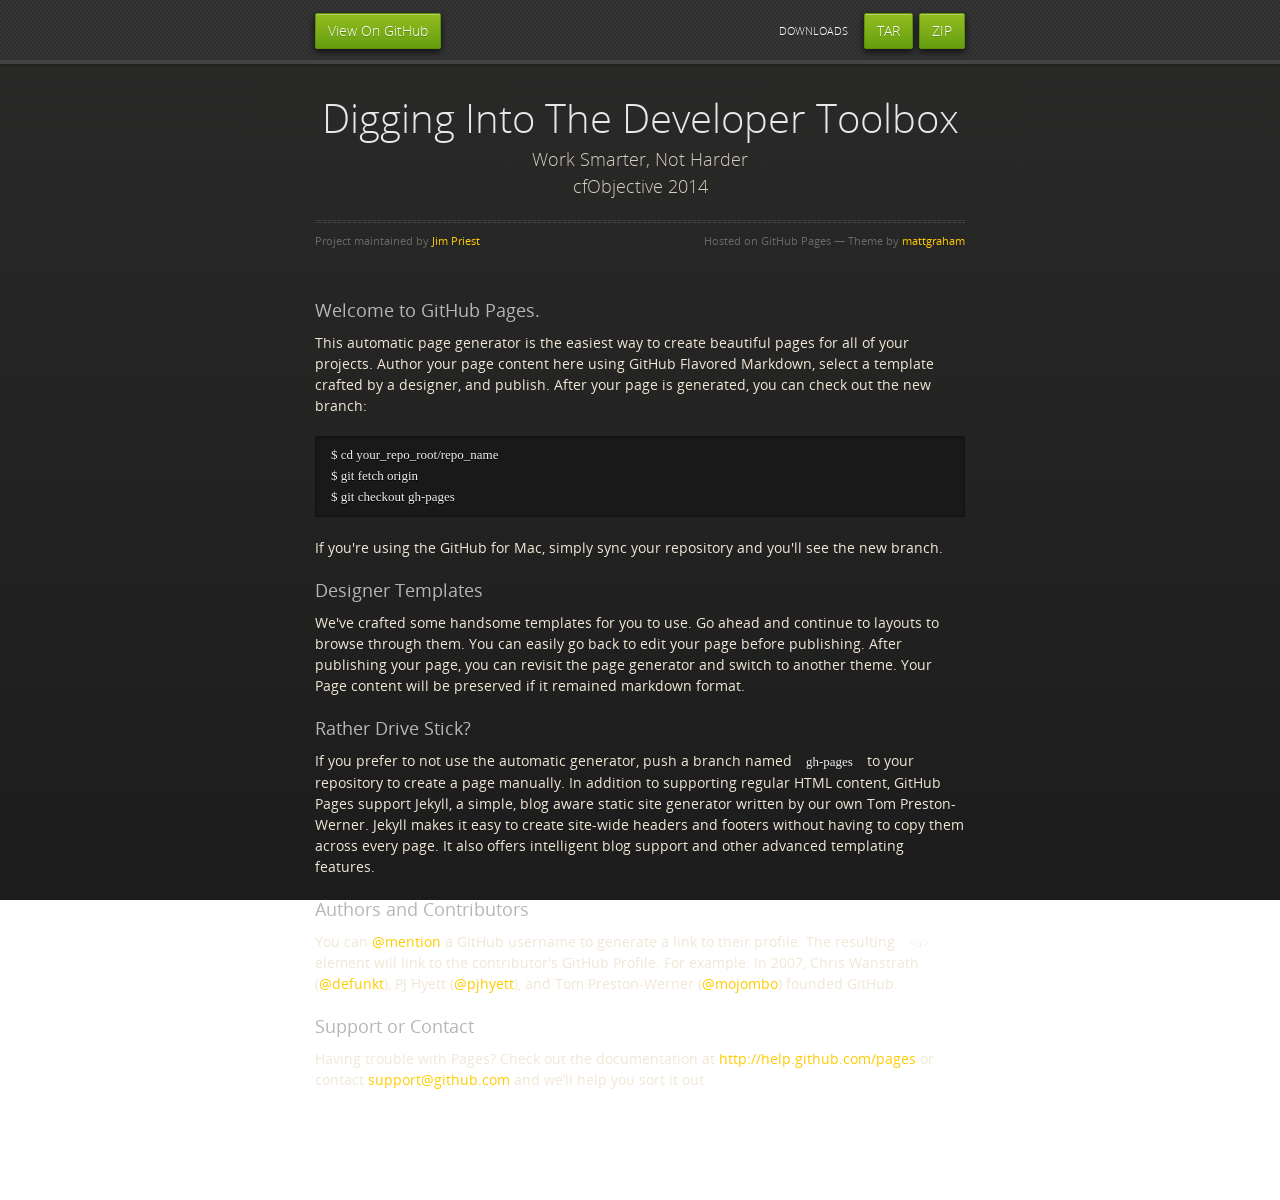
<file: index.html>
<!doctype html>
<html>
  <head>
    <meta charset="utf-8">
    <meta http-equiv="X-UA-Compatible" content="chrome=1">
    <title>Digging Into The Developer Toolbox - Work Smarter, Not Harder</title>
    <link rel="stylesheet" href="stylesheets/styles.css">
    <link rel="stylesheet" href="stylesheets/pygment_trac.css">
    <script src="https://ajax.googleapis.com/ajax/libs/jquery/1.7.1/jquery.min.js"></script>
    <script src="javascripts/respond.js"></script>
    <!--[if lt IE 9]>
      <script src="//html5shiv.googlecode.com/svn/trunk/html5.js"></script>
    <![endif]-->
    <!--[if lt IE 8]>
    <link rel="stylesheet" href="stylesheets/ie.css">
    <![endif]-->
    <meta name="viewport" content="width=device-width, initial-scale=1, user-scalable=no">

  </head>
  <body>
      <div id="header">
        <nav>
          <li class="fork"><a href="https://github.com/jimpriest/cfo2014">View On GitHub</a></li>
          <li class="downloads"><a href="https://github.com/jimpriest/cfo2014/zipball/master">ZIP</a></li>
          <li class="downloads"><a href="https://github.com/jimpriest/cfo2014/tarball/master">TAR</a></li>
          <li class="title">DOWNLOADS</li>
        </nav>
      </div><!-- end header -->

    <div class="wrapper">

      <section>
        <div id="title">
          <h1>Digging Into The Developer Toolbox</h1>
          <p>Work Smarter, Not Harder<br/>cfObjective 2014</p>
          <hr>
          <span class="credits left">Project maintained by <a href="https://github.com/jimpriest">Jim Priest</a></span>
          <span class="credits right">Hosted on GitHub Pages &mdash; Theme by <a href="https://twitter.com/michigangraham">mattgraham</a></span>
        </div>

        <h3>
<a name="welcome-to-github-pages" class="anchor" href="#welcome-to-github-pages"><span class="octicon octicon-link"></span></a>Welcome to GitHub Pages.</h3>

<p>This automatic page generator is the easiest way to create beautiful pages for all of your projects. Author your page content here using GitHub Flavored Markdown, select a template crafted by a designer, and publish. After your page is generated, you can check out the new branch:</p>

<pre><code>$ cd your_repo_root/repo_name
$ git fetch origin
$ git checkout gh-pages
</code></pre>

<p>If you're using the GitHub for Mac, simply sync your repository and you'll see the new branch.</p>

<h3>
<a name="designer-templates" class="anchor" href="#designer-templates"><span class="octicon octicon-link"></span></a>Designer Templates</h3>

<p>We've crafted some handsome templates for you to use. Go ahead and continue to layouts to browse through them. You can easily go back to edit your page before publishing. After publishing your page, you can revisit the page generator and switch to another theme. Your Page content will be preserved if it remained markdown format.</p>

<h3>
<a name="rather-drive-stick" class="anchor" href="#rather-drive-stick"><span class="octicon octicon-link"></span></a>Rather Drive Stick?</h3>

<p>If you prefer to not use the automatic generator, push a branch named <code>gh-pages</code> to your repository to create a page manually. In addition to supporting regular HTML content, GitHub Pages support Jekyll, a simple, blog aware static site generator written by our own Tom Preston-Werner. Jekyll makes it easy to create site-wide headers and footers without having to copy them across every page. It also offers intelligent blog support and other advanced templating features.</p>

<h3>
<a name="authors-and-contributors" class="anchor" href="#authors-and-contributors"><span class="octicon octicon-link"></span></a>Authors and Contributors</h3>

<p>You can <a href="https://github.com/blog/821" class="user-mention">@mention</a> a GitHub username to generate a link to their profile. The resulting <code>&lt;a&gt;</code> element will link to the contributor's GitHub Profile. For example: In 2007, Chris Wanstrath (<a href="https://github.com/defunkt" class="user-mention">@defunkt</a>), PJ Hyett (<a href="https://github.com/pjhyett" class="user-mention">@pjhyett</a>), and Tom Preston-Werner (<a href="https://github.com/mojombo" class="user-mention">@mojombo</a>) founded GitHub.</p>

<h3>
<a name="support-or-contact" class="anchor" href="#support-or-contact"><span class="octicon octicon-link"></span></a>Support or Contact</h3>

<p>Having trouble with Pages? Check out the documentation at <a href="http://help.github.com/pages">http://help.github.com/pages</a> or contact <a href="mailto:support@github.com">support@github.com</a> and we’ll help you sort it out.</p>
      </section>

    </div>
    <!--[if !IE]><script>fixScale(document);</script><![endif]-->
    
  </body>
</html>
</file>
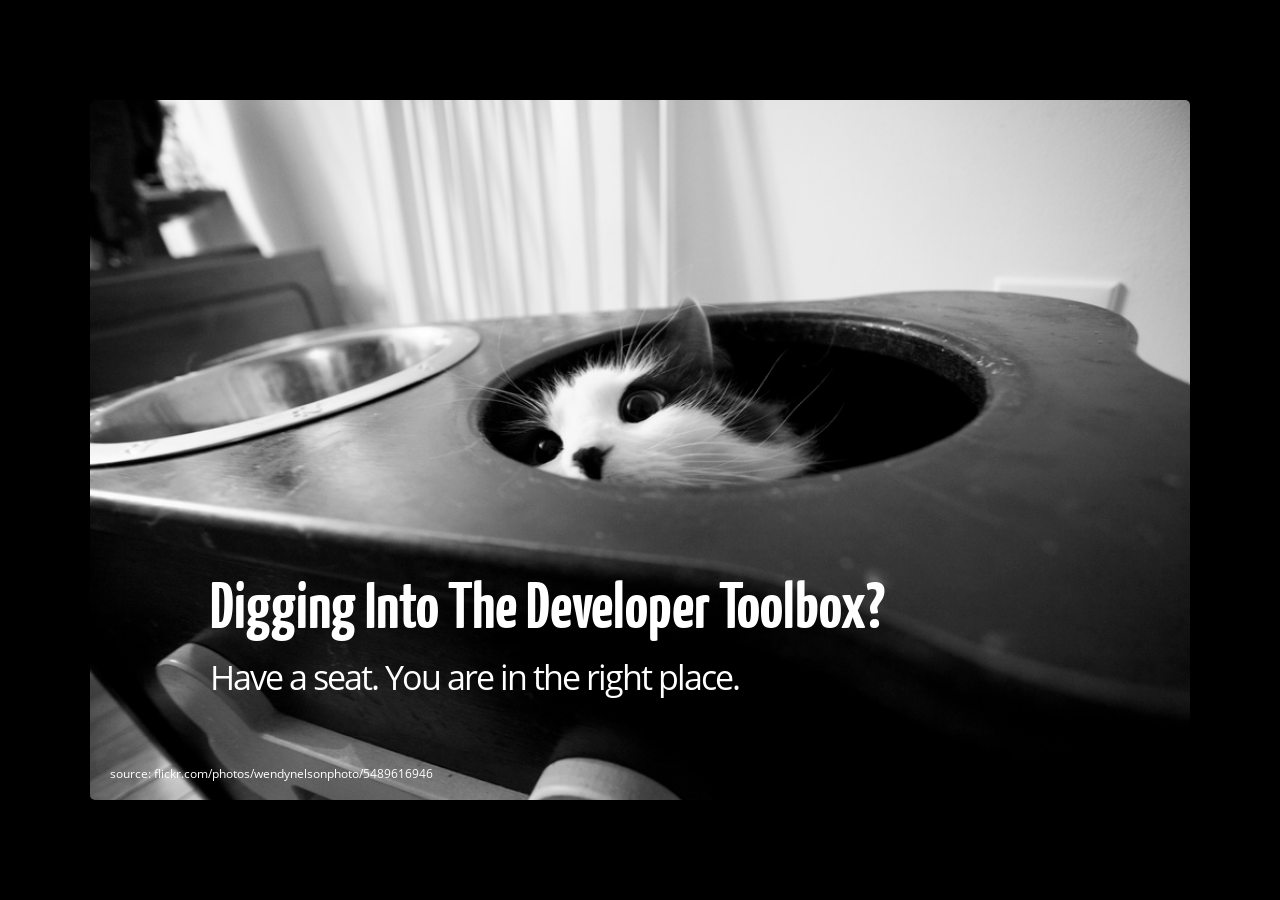
<file: slides/slides/index.html>
<!--
Google IO 2012/2013 HTML5 Slide Template

Authors: Eric Bidelman <ebidel@gmail.com>
         Luke Mahé <lukem@google.com>

URL: https://code.google.com/p/io-2012-slides
=================================================================
-->

<!DOCTYPE html>
<html>
<head>
  <title>Work Smarter. Not Harder.</title>
  <meta charset="utf-8">
  <meta http-equiv="X-UA-Compatible" content="chrome=1">
  <meta name="apple-mobile-web-app-capable" content="yes">
  <link rel="stylesheet" media="all" href="theme/css/default.css">
  <link rel="stylesheet" media="only screen and (max-device-width: 480px)" href="theme/css/phone.css">
  <base target="_blank"> <!-- This amazingness opens all links in a new tab. -->
  <script data-main="js/slides" src="js/require-1.0.8.min.js"></script>
</head>
<body style="opacity: 0">

<slides class="layout-widescreen">

  <slide class="title-slide segue fill nobackground" style="background-image: url(images/back-cat.png)">
    <hgroup>
      <h1 class="white">Digging Into The Developer Toolbox?</h2>
      <h2 class="white">Have a seat. You are in the right place.</h2>
    </hgroup>
    <footer class="source white">source: flickr.com/photos/wendynelsonphoto/5489616946</footer>
  </slide>

  <slide class="title-slide segue fill nobackground" style="background-image: url(images/back-intro.png)">
    <hgroup>
      <h1 class="white" data-config-title><!-- populated from slide_config.json --></h1>
      <h2 class="white"data-config-subtitle><!-- populated from slide_config.json --></h2>
      <p class="white" data-config-presenter><!-- populated from slide_config.json --></p>
    </hgroup>
    <footer class="source white">source: flickr.com/photos/mr_bmonroe/8541292238</footer>
  </slide>

  <slide class="title-slide segue fill nobackground" style="background-image: url(images/back-jim.png)">
    <hgroup>
      <h1 class="white">Jim Priest</h1>
      <h2 class="white">NCDevCon</h2>
      <h2 class="white">TACFUG</h2>
      <h2 class="white">CodeBass Radio</h2>
      <p class="white">I like motorcycles.</p>
    </hgroup>
    <aside class="note">
      <section>
        <p><b>About Me</b></p>
        <ul>
          <li>Who am I and why am I so lazy</li>
          <li>NCDevCon 2014 - date?</li>
        </ul>
      </section>
    </aside>
  </slide>

  <slide class="title-slide segue fill nobackground" style="background-image: url(images/back-movie.png)">
    <footer class="source white">source: flickr.com/photos/toasty/1125019024</footer>
    <aside class="note">
      <section>
        <p><b>Presentation Overview</b></p>
        <ul>
          <li>Type less (or more) using bash files and keyword expanders like AutoHotkey</li>
          <li>Work smarter - using tools like clipboard</li>
          <li>Launchers - like FARR, Alfred</li>
          <li>Virtual Desktops</li>
          <li>Questions at the end with connect</li>
        </ul>
      </section>
    </aside>
  </slide>

  <slide class="title-slide segue fill nobackground" style="background-image: url(images/back-automate.png)">
    <hgroup>
      <h1 class="white">Automate</h1>
    </hgroup>
    <article>
     <pre class="prettyprint">
        Main Entry: au·to·mate
        Pronunciation: \ˈȯ-tə-ˌmāt\
        Function: verb
        To convert to largely automatic operation
      </pre>
    </article>
    <aside class="note">
      <section>
        <p><b>Automate</b></p>
        <ul>
          <li>Why automate?</li>
          <li>We are constantly improving code, processes, hardware, etc.  but rarely improve yourself</li>
          <li>It’s not what we are automating... But who!</li>
        </ul>
      </section>
    </aside>
    <footer class="source white">source: flickr.com/photos/20858368@N00/105497713</footer>
  </slide>

  <slide class="title-slide segue fill nobackground" style="background-image: url(images/back-r.png)">
    <hgroup>
      <ol class="build">
        <li><h1>Repetition</h1></li>
        <li><h1>Resolution</h1></li>
        <li><h1>Re-Evaluate</h1></li>
      </ol>
    </hgroup>
    <aside class="note">
      <section>
        <p><b>Three R's</b></p>
        <ul>
          <li>Learning new things is hard!!!!!! IDE Switch. Training ouselves is hard.</li>
          <li>Repetition – it’s not fun but we know if we do things over and over again it will be drilled into our brains</li>
          <li>Resolution – stick with it! Sometimes learning new techniques is difficult! But the payouts at the and will be rewarding!</li>
          <li>Re-evaluate – constantly reevaluate your tools and techniques.  There is always something new out there!</li>
        </ul>
      </section>
    </aside>
    <footer class="source black">source: http://junk-fest.blogspot.com/2009/08/junk-fest-its-all-about-three-rs.html</footer>
  </slide>

  <slide class="title-slide segue fill nobackground" style="background-image: url(images/back-time.png)">
    <hgroup class="auto-fadein">
      <h1 class="white">"Lost time is never found again."</h1>
      <h3 class="white">~ Benjamin Franklin</h3>
    </hgroup>
    <aside class="note">
      <section>
        <p><b>Main reason to automate?</b></p>
        <ul>
          <li>Saving time!</li>
          <li>Did you walk here today? Why not?</li>
          <li>If you do something x1 automate it!</li>
        </ul>
      </section>
    </aside>
    <footer class="source white">source: flickr.com/photos/cmiked/4252428207</footer>
  </slide>

  <slide class="title-slide segue fill nobackground" style="background-image: url(images/back-punchclock.png)">
    <hgroup>
      <ol class="build fade">
        <li><h1 class="black">&lt;cfdump var="#foo#"&gt;</h1></li>
        <li><h1 class="black">1 Task = 6 Seconds</h1></li>
        <li><h1 class="black">10 Times Per Day = 1 Minute</h1></li>
        <li><h1 class="black">Each Week = 5 Minutes</h1></li>
        <li><h1 class="black">Each Year = 4 Hours</h1></li>
      </ol>
    </hgroup>
    <aside class="note">
      <section>
        <p><b>Time Clock</b></p>
        <ul>
          <li>How many of these small repetitive tasks do you do every day??</li>
          <li>cfdump/cfabort</li>
          <li>new functions</li>
          <li>comments</li>
          <li>type the same thing you did yesterday from scratch (clipboard)</li>
        </ul>
      </section>
    </aside>
    <footer class="source black">source: http://junk-fest.blogspot.com/2009/08/junk-fest-its-all-about-three-rs.html</footer>
  </slide>

  <slide class="title-slide segue fill nobackground" style="background-image: url(images/back-clipboard.png)">
    <hgroup>
      <h1 class="white">Clipboard</h1>
    </hgroup>
    <aside class="note">
      <section>
        <p><b>Clipboard</b></p>
        <ul>
          <li>Demo 'normal' clipboard - limitations</li>
          <li>Demo clipboard utility</li>
        </ul>
      </section>
    </aside>
    <footer class="source white">source: flickr / John McNab</footer>
  </slide>

  <slide class="title-slide segue fill nobackground" style="background-image: url(images/back-bios.png)">
    <hgroup>
      <h1 class="black">Quick Tip: Start Up</h1>
    </hgroup>
    <aside class="note">
      <section>
        <p><b>Quicky</b></p>
        <ul>
          <li>Start your computer via bios</li>
          <li>Power saving</li>
        </ul>
      </section>
    </aside>
  </slide>

  <slide class="title-slide segue fill nobackground" style="background-image: url(images/back-sleeping.png)">
    <hgroup>
      <h1 class="white">Type More</h1>
    </hgroup>
    <aside class="note">
      <section>
        <p><b>Type More</b></p>
        <ul>
          <li>Where do we spend most of our day</li>
          <li>Mouse is evil!  Typing = keyboard.  </li>
          <li>Taking your hands away from the keyboard = what?  Lost time!</li>
        </ul>
      </section>
    </aside>
    <footer class="source white">source: flickr / delgrosso</footer>
  </slide>

  <slide class="segue dark nobackground">
    <aside class="gdbar"><img src="images/toolbox_128.png"></aside>
    <hgroup class="auto-fadein">
      <h2>Script It!</h2>
      <h3>Write a script if you do it more than once.</h3>
    </hgroup>
  </slide>

  <slide>
    <hgroup>
      <h2>Type More</h2>
      <h3>Ye Old Batch File</h3>
    </hgroup>
    <article>
      <pre class="prettyprint" data-lang="text">
      net stop "RAILO"
      net start "RAILO"
      </pre>
    </article>
    <aside class="note">
      <section>
        <p><b>Type More</b></p>
        <ul>
          <li>Batch files save typing!</li>
        </ul>
      </section>
    </aside>
  </slide>

  <slide>
    <hgroup>
      <h2>Type More</h2>
      <h3>Ye Old Batch File (or shell script)</h3>
    </hgroup>
    <article>
      <pre class="prettyprint" data-lang="text">
      service apache2 stop
      service mysql stop
      /opt/coldfusion10/cfusion/bin/coldfusion stop
      </pre>
    </article>
    <aside class="note">
      <section>
        <p><b>Type More</b></p>
        <ul>
          <li>Simple example of a shell script you'd run on Linux/Mac</li>
        </ul>
      </section>
    </aside>
  </slide>

  <slide>
    <hgroup>
      <h2>Type More</h2>
      <h3>Ye Old Batch File (or shell script)</h3>
    </hgroup>
    <article>
      <pre class="prettyprint" data-lang="text">
      <b>net stop "W3SVC"</b>
      <b>net stop "MSSQLSERVER"</b>
      <b>net stop "ColdFusion 9 Application Server"</b>
      <b>net stop "JIRA"</b>
      net stop "RAILO"

      <b>net start "W3SVC"</b>
      <b>net start "MSSQLSERVER"</b>
      net start "RAILO"
      </pre>
    </article>
    <aside class="note">
      <section>
        <p><b>Type More</b></p>
        <ul>
          <li>You probably have more than one service.</li>
          <li>Powershell, bash, etc</li>
        </ul>
      </section>
    </aside>
  </slide>

  <slide>
    <hgroup>
      <h2>Type More</h2>
      <h3>Automate Shutting Down</h3>
    </hgroup>
    <article>
      <pre class="prettyprint" data-lang="text">
      # Uses psshutdown from SysInternals (now Microsoft)

      PsShutdown.exe -o -f -k  (Windows)
      </pre>
    </article>
    <aside class="note">
      <section>
        <p><b>Type More</b></p>
        <ul>
          <li>You are probably still thinking about the power on slide?</li>
          <li>Don't worry about links - will all be on wiki</li>
          <li>shutdown -P now for Linux</li>
        </ul>
      </section>
    </aside>
  </slide>





  <slide class="title-slide segue fill nobackground" style="background-image: url(images/back-web1.png)">
    <hgroup>
      <h1 class="black">Quick Tip: Explore The Web</h1>
    </hgroup>
    <aside class="note">
      <section>
        <p><b>Quicky</b></p>
        <ul>
          <li>Like everything else tools have moved from the desktop to the web.</li>
          <li>Craigslist, Git hooks, etc.</li>
        </ul>
      </section>
    </aside>
  </slide>

  <slide class="title-slide segue fill nobackground" style="background-image: url(images/back-web2.png)">
    <hgroup>
      <h1 class="black">Quick Tip: Explore The Web</h1>
    </hgroup>
    <aside class="note">
      <section>
        <p><b>Quicky</b></p>
        <ul>
          <li>Like everything else tools have moved from the desktop to the web.</li>
          <li>Craigslist, Git hooks, etc.</li>
        </ul>
      </section>
    </aside>
  </slide>









  <slide class="segue dark nobackground">
    <aside class="gdbar"><img src="images/toolbox_128.png"></aside>
    <hgroup class="auto-fadein">
      <h2>cron</h2>
      <h3>lets automate these batch files!</h3>
    </hgroup>
  </slide>

  <slide>
    <hgroup>
      <h2>cron</h2>
      <h3>Lets Automate Something</h3>
    </hgroup>
    <article>
      <pre class="prettyprint" data-lang="text">
      # Classic crontab format:
      # Minutes Hours Days Months DayOfWeek Command

      # Update local schema with prd data
      0 5 * * 1-5 ant -f C:\ant\db.build.xml copy-prd-to-local
      </pre>
    </article>
    <aside class="note">
      <section>
        <p><b>Type More</b></p>
        <ul>
          <li>Cron for Windows</li>
          <li>Common syntax</li>
        </ul>
      </section>
    </aside>
  </slide>

  <slide>
    <hgroup>
      <h2>cron</h2>
      <h3>0 * * 5... WTF</h3>
    </hgroup>
    <article>
      <pre class="prettyprint" data-lang="text">
      0 5 * * 1-5 ant

      # Minutes Hours Days Months DayOfWeek Command
      0 = minute (0-59)
      5 = hour (0-23)
      * = day of the month (1-31)
      * = month of the year (1-12)
      1-5 = day of the week (0-6 with 0=Sunday)
      </pre>
    </article>
    <aside class="note">
      <section>
        <p><b>Type More</b></p>
        <ul>
          <li>Explain parameters</li>
          <li>Tons of examples online!!</li>
        </ul>
      </section>
    </aside>
  </slide>

  <slide>
    <hgroup>
      <h2>cron</h2>
      <h3>Real World Example</h3>
    </hgroup>
    <article>
      <pre class="prettyprint" data-lang="text">
      # Minutes Hours Days Months DayOfWeek Command

      # Shutdown my computer at 10pm every weeknight
      0 22 * * 1-5 PsShutdown.exe -o -f -k

      # Run garbage collection on my git repos on first of month
      0 8 1 * * D:\Dropbox\scripts\cron\git-gc.bat
      </pre>
    </article>
    <aside class="note">
      <section>
        <p><b>Type More</b></p>
        <ul>
          <li>Explain parameters</li>
          <li>Tons of examples online!!</li>
        </ul>
      </section>
    </aside>
  </slide>

   <slide class="title-slide segue fill nobackground" style="background-image: url(images/back_form.png)">
    <hgroup>
      <h1 class="black">Quick Tip: Form Fill</h1>
    </hgroup>
    <aside class="note">
      <section>
        <p><b>Quicky</b></p>
        <ul>
          <li>Use a browser plugin to easily fill forms</li>
          <li>Good for testing!</li>
        </ul>
      </section>
    </aside>
    <footer class="source white">source: flickr / Per Axbom</footer>
  </slide>

  <slide class="segue dark nobackground">
    <aside class="gdbar"><img src="images/toolbox_128.png"></aside>
    <hgroup class="auto-fadein">
      <h2>Text Replacement</h2>
      <h3>Type more? No! Type less!</h3>
    </hgroup>
  </slide>

  <slide>
    <hgroup>
      <h2>Type More</h2>
      <h3>By Typing Less</h3>
    </hgroup>
    <article>
      <pre class="prettyprint" data-lang="text">
        &lt;cfdump var="#foo#"&gt;
        &lt;cfabort /&gt;
      </pre>
    </article>
    <aside class="note">
      <section>
        <p><b>Type More</b></p>
        <ul>
          <li>How many times do you type this a day?</li>
          <li>Ever forget one in your code?</li>
          <li>Did you know there were more attributes?</li>
        </ul>
      </section>
    </aside>
  </slide>

  <slide>
    <hgroup>
      <h2>Type More</h2>
      <h3>By Typing Less</h3>
    </hgroup>
    <article>
      <pre class="prettyprint">
        &lt;cfdump var="#foo#"
          <b>caption="Something Descriptive"
          top="10"</b>
          abort="true"
          <b>format="html"</b>&gt;
      </pre>
    </article>
    <aside class="note">
      <section>
        <p><b>Title</b></p>
        <ul>
          <li>Top attribute helpful for ORM</li>
          <li>Caption useful to tell what you are looking at</li>
        </ul>
      </section>
    </aside>
  </slide>

  <slide>
    <hgroup>
      <h2>Type More</h2>
      <h3>By Typing Less</h3>
    </hgroup>
    <article>
      <pre class="prettyprint">
        <b>&lt;--- CFDUMP: 4/6/2014 - Jim Priest - priest@thecrumb.com ---&gt;</b>
        &lt;cfdump var="someValue"
          <b>caption="Something Descriptive"
          top="10"</b>
          abort="true"
          <b>format="html"</b>&gt;
      </pre>
    </article>
    <aside class="note">
      <section>
        <p><b>Comments</b></p>
        <ul>
          <li>I like to add time/date/who</li>
          <li></li>
          <li></li>
        </ul>
      </section>
    </aside>
  </slide>

  <slide>
    <hgroup>
      <h2>Type More</h2>
      <h3>By Typing Less</h3>
    </hgroup>
    <article>
      <pre class="prettyprint">
      ;-- Wrap selected text in CFDump --
      F1::
        clipboard =
        send ^c
        clipwait, 1
        If ErrorLevel = 0
        {
          clipboard = &lt;!--- CFDUMP: Debugging ---&gt;`n<cfdump var="#%clipboard%#" label="Dump ( %clipboard% )" abort="true" format="html">`n
          send ^v
        }
      return
      </pre>
    </article>
    <aside class="note">
      <section>
        <p><b></b></p>
        <ul>
          <li>Demo - open autohotkey.cfm</li>
          <li>Other options for Linux / Mac</li>
          <li>Better than snippets - why?</li>
        </ul>
      </section>
    </aside>
  </slide>

  <slide class="title-slide segue fill nobackground" style="background-image: url(images/back-tool1.png)">
    <hgroup>
      <h1 class="black">Quick Tip: Ant in 2014</h1>
    </hgroup>
    <aside class="note">
      <section>
        <p><b>Quicky</b></p>
        <ul>
          <li>Still using ANT?</li>
          <li>Checkout some of the alternatives</li>
        </ul>
      </section>
    </aside>
  </slide>

    <slide class="title-slide segue fill nobackground" style="background-image: url(images/back-tool2.png)">
    <hgroup>
      <h1 class="black">Quick Tip: Ant in 2014</h1>
    </hgroup>
    <aside class="note">
      <section>
        <p><b>Quicky</b></p>
        <ul>
          <li>Still using ANT?</li>
          <li>Checkout some of the alternatives</li>
        </ul>
      </section>
    </aside>
  </slide>

    <slide class="title-slide segue fill nobackground" style="background-image: url(images/back-tool3.png)">
    <hgroup>
      <h1 class="black">Quick Tip: Ant in 2014</h1>
    </hgroup>
    <aside class="note">
      <section>
        <p><b>Quicky</b></p>
        <ul>
          <li>Still using ANT?</li>
          <li>Checkout some of the alternatives</li>
        </ul>
      </section>
    </aside>
  </slide>

    <slide class="title-slide segue fill nobackground" style="background-image: url(images/back-tool4.png)">
    <hgroup>
      <h1 class="black">Quick Tip: Ant in 2014</h1>
    </hgroup>tool4
    <aside class="note">
      <section>
        <p><b>Quicky</b></p>
        <ul>
          <li>Still using ANT?</li>
          <li>Checkout some of the alternatives</li>
        </ul>
      </section>
    </aside>
  </slide>

    <slide class="title-slide segue fill nobackground" style="background-image: url(images/back-tool5.png)">
    <hgroup>
      <h1 class="black">Quick Tip: Ant in 2014</h1>
    </hgroup>
    <aside class="note">
      <section>
        <p><b>Quicky</b></p>
        <ul>
          <li>Still using ANT?</li>
          <li>Checkout some of the alternatives</li>
        </ul>
      </section>
    </aside>
  </slide>

  <slide class="segue dark nobackground">
    <aside class="gdbar"><img src="images/toolbox_128.png"></aside>
    <hgroup class="auto-fadein">
      <h2>Bash</h2>
      <h3>No really. Type less.</h3>
    </hgroup>
  </slide>

  <slide>
    <hgroup>
      <h2>Type Less</h2>
      <h3>Git Shortcuts - .bash_profile</h3>
    </hgroup>
    <article>
      <pre class="prettyprint">
        alias cfo="cd /d/wwwroot/cfo2014"
        alias buglog="cd /d/wwwroot/buglog"
        alias blog="cd /d/wwwroot/thecrumb-posts"
        alias ncdevcon="cd /d/wwwroot/ncdevcon-com2"
      </pre>
    </article>
    <aside class="note">
      <section>
        <p><b></b></p>
        <ul>
          <li>Is your git bash still pointed to your home directory?</li>
          <li>To create a .file on Windows do touch .file</li>
          <li>TONS of stuff you can do in bash - google it!</li>
        </ul>
      </section>
    </aside>
  </slide>

  <slide>
    <hgroup>
      <h2>Type Less</h2>
      <h3>Git Shortcuts - .gitconfig</h3>
    </hgroup>
    <article>
      <pre class="prettyprint">
        [alias]
          st = status
          ci = commit
          co = checkout
          dt = difftool
      </pre>
    </article>
    <aside class="note">
      <section>
        <p><b></b></p>
        <ul>
          <li>Quit typing 'git status'</li>
          <li>Again the skys the limit here</li>
          <li>Lots of nice logging options - demo</li>
        </ul>
      </section>
    </aside>
  </slide>

  <slide class="title-slide segue fill nobackground" style="background-image: url(images/back-cmd.png)">
    <hgroup>
      <h1 class="black">Quick Tip: Ditch Command Prompt On Windows</h1>
    </hgroup>
    <aside class="note">
      <section>
        <p><b>Quicky</b></p>
        <ul>
          <li>Conemu + Git Bash + TCC</li>
          <li>Git bash replaces GOW</li>
          <li>Demo tabs</li>
        </ul>
      </section>
    </aside>
  </slide>

  <slide class="title-slide segue fill nobackground" style="background-image: url(images/back-organized.png)">
    <hgroup>
      <h1 class="white">Get Organized</h1>
    </hgroup>
    <aside class="note">
      <section>
        <p><b>Get Organized</b></p>
        <ul>
          <li>Multiple Monitors</li>
          <li>WindowPad / Multiple Monitors</li>
          <li>Docks, Etc</li>
          <li>Launchers</li>
        </ul>
      </section>
    </aside>
    <footer class="source white">source: flickr / geekstinkbreath</footer>
  </slide>

  <slide class="title-slide segue fill nobackground" style="background-image: url(images/back-desktop.png)">
    <hgroup>
      <h1 class="white">Look Familiar?</h1>
    </hgroup>
    <aside class="note">
      <section>
        <p><b>Launchers</b></p>
        <ul>
          <li>Windows Start / Ubuntu Start</li>
          <li>Launcher Apps </li>
          <li>Alfred</li>
          <li>Extras that apps do? Examples?? </li>
        </ul>
      </section>
    </aside>
  </slide>

  <slide class="title-slide segue fill nobackground" style="background-image: url(images/back-virtualdesktop.png)">
    <hgroup>
      <h1 class="white">Virtual Desktops</h1>
    </hgroup>
    <aside class="note">
      <section>
        <p><b>Virtual Desktops</b></p>
        <ul>
          <li>Dexpot / VirtuaWin / Linux / Mac</li>
          <li>Works even better with Multiple Monitors</li>
          <li>Segment tasks by window groups</li>
        </ul>
      </section>
    </aside>
    <footer class="source white">source: flickr / Jose C Silva</footer>
  </slide>

  <slide class="title-slide segue fill nobackground" style="background-image: url(images/back-phone.png)">
    <hgroup>
      <h1 class="black">Quick Tip: Don't Forget Your Phone</h1>
    </hgroup>
    <aside class="note">
      <section>
        <p><b>Quicky</b></p>
        <ul>
          <li>Lots of good apps for phone</li>
          <li>See my resources for links</li>
        </ul>
      </section>
    </aside>
  </slide>

  <slide class="title-slide segue fill nobackground" style="background-image: url(images/back-phone2.png)">
    <hgroup>
      <ol class="build">
        <li><h1 class="black">APPLICATION</h1></li>
        <li><h1 class="black">DAY / TIME</h1></li>
        <li><h1 class="black">EVENT</h1></li>
        <li><h1 class="black">LOCATION</h1></li>
        <li><h1 class="black">STATE</h1></li>
      </ol>
    </hgroup>
    <aside class="note">
      <section>
        <p><b>Time Clock</b></p>
        <ul>
          <li>How many of these small repetitive tasks do you do every day??</li>
          <li>cfdump/cfabort</li>
          <li>new functions</li>
          <li>comments</li>
          <li>type the same thing you did yesterday from scratch (clipboard)</li>
        </ul>
      </section>
    </aside>
    <footer class="source black">source: pieter ouwerkerk</footer>
  </slide>


  <slide class="title-slide segue fill nobackground" style="background-image: url(images/back-box.png)">
    <hgroup>
      <h1 class="white">Think Outside The Box</h1>
    </hgroup>
    <aside class="note">
      <section>
        <p><b>Think Outside The Box</b></p>
        <ul>
          <li>How can we leverage the tools WE ALREADY KNOW to do different things.</li>
          <li>We are all creative programmers!!</li>
          <li>IFTTT examples?</li>
          <li>ColdFusion + Selenium Spam Cleanup</li>
          <li>Others?</li>
        </ul>
      </section>
    </aside>
    <footer class="source white">source: flickr / Earl - What I Saw 2.0</footer>
  </slide>

  <slide class="title-slide segue fill nobackground" style="background-image: url(images/back-questions.png)">
    <aside class="note">
      <section>
        <p><b>Questions</b></p>
        <ul>
          <li>Mention wiki on github</li>
        </ul>
      </section>
    </aside>
  </slide>

  <slide class="thank-you-slide segue nobackground">
    <aside class="gdbar right"><img src="images/toolbox_128.png"></aside>
    <article class="flexbox vleft auto-fadein">
      <h2>The End</h2>
      <h3>Thank You!</h3>
    </article>
    <p class="auto-fadein" data-config-contact>
      <!-- populated from slide_config.json -->
    </p>
  </slide>

</slides>

</body>
</html>
</file>
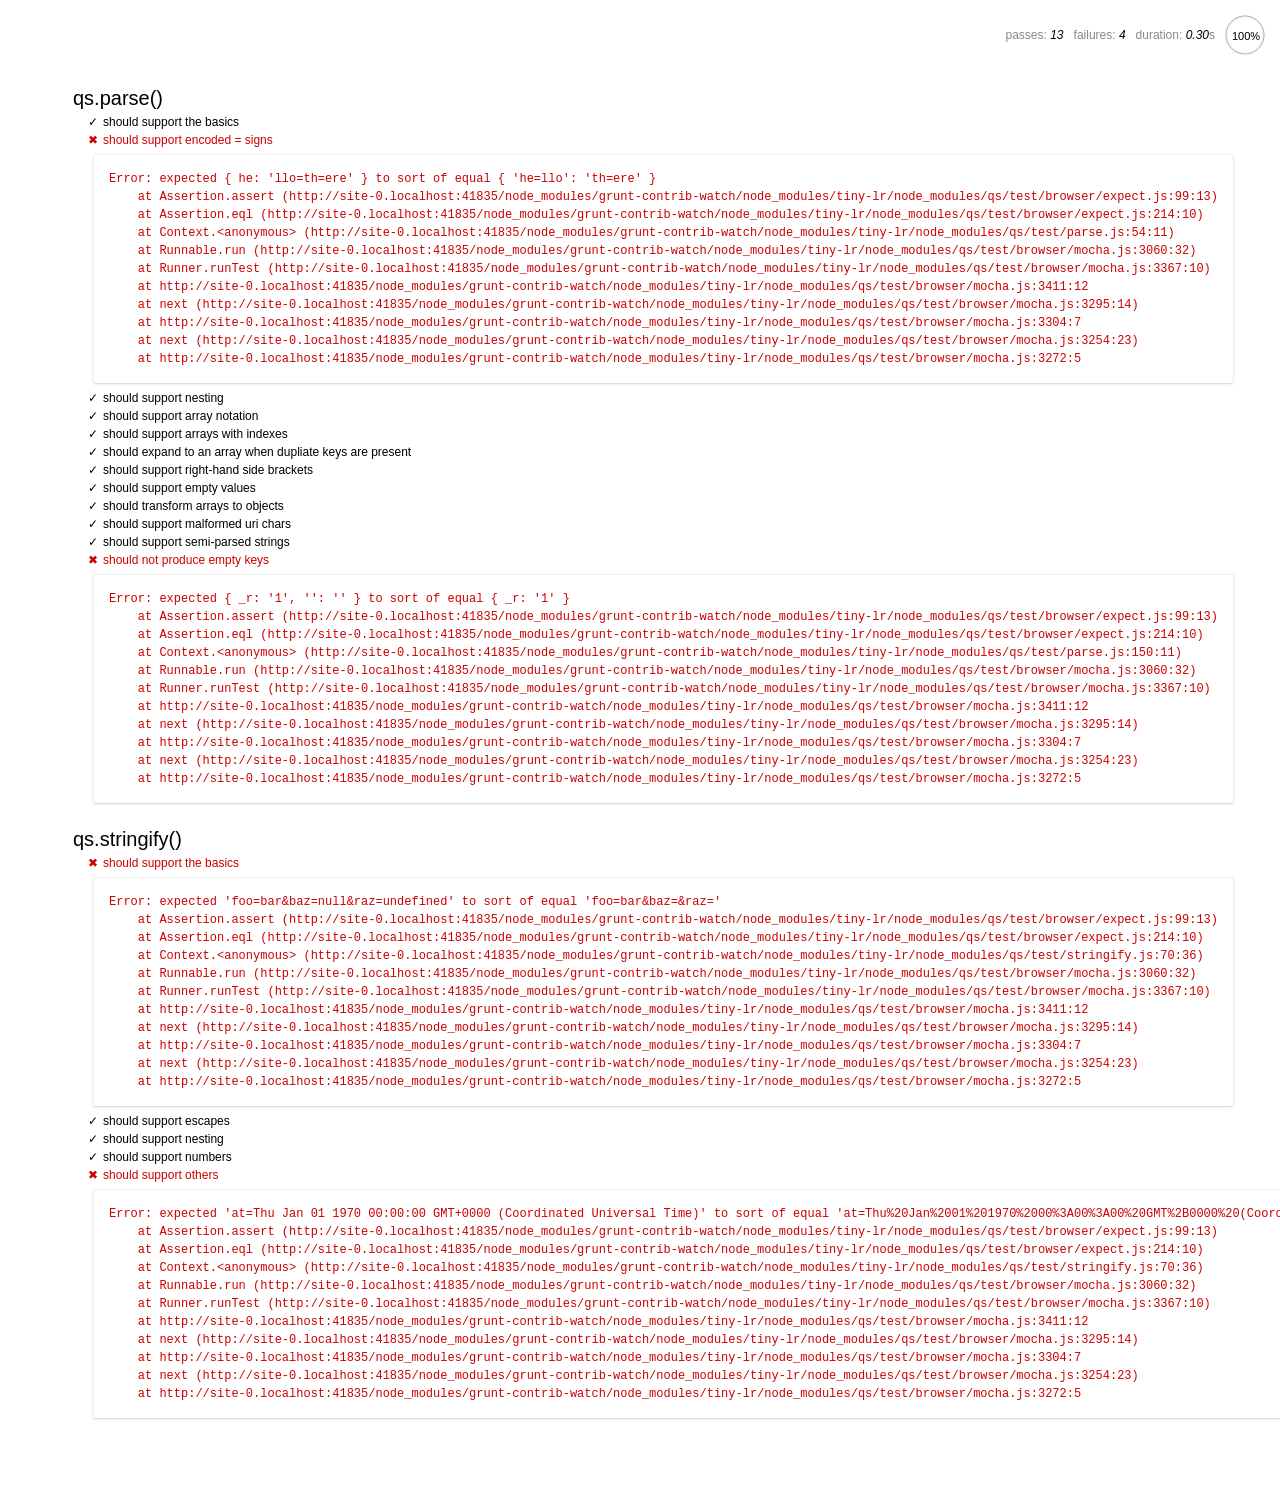
<file: node_modules/grunt-contrib-watch/node_modules/tiny-lr/node_modules/qs/test/browser/index.html>
<html>
  <head>
    <title>Mocha</title>
    <meta http-equiv="Content-Type" content="text/html; charset=UTF-8">
    <link rel="stylesheet" href="mocha.css" />
    <script src="jquery.js" type="text/javascript"></script>
    <script src="expect.js"></script>
    <script src="mocha.js"></script>
    <script>mocha.setup('bdd')</script>
    <script src="qs.js"></script>
    <script src="../parse.js"></script>
    <script src="../stringify.js"></script>
    <script>onload = mocha.run;</script>
  </head>
  <body>
    <div id="mocha"></div>
  </body>
</html>
</file>
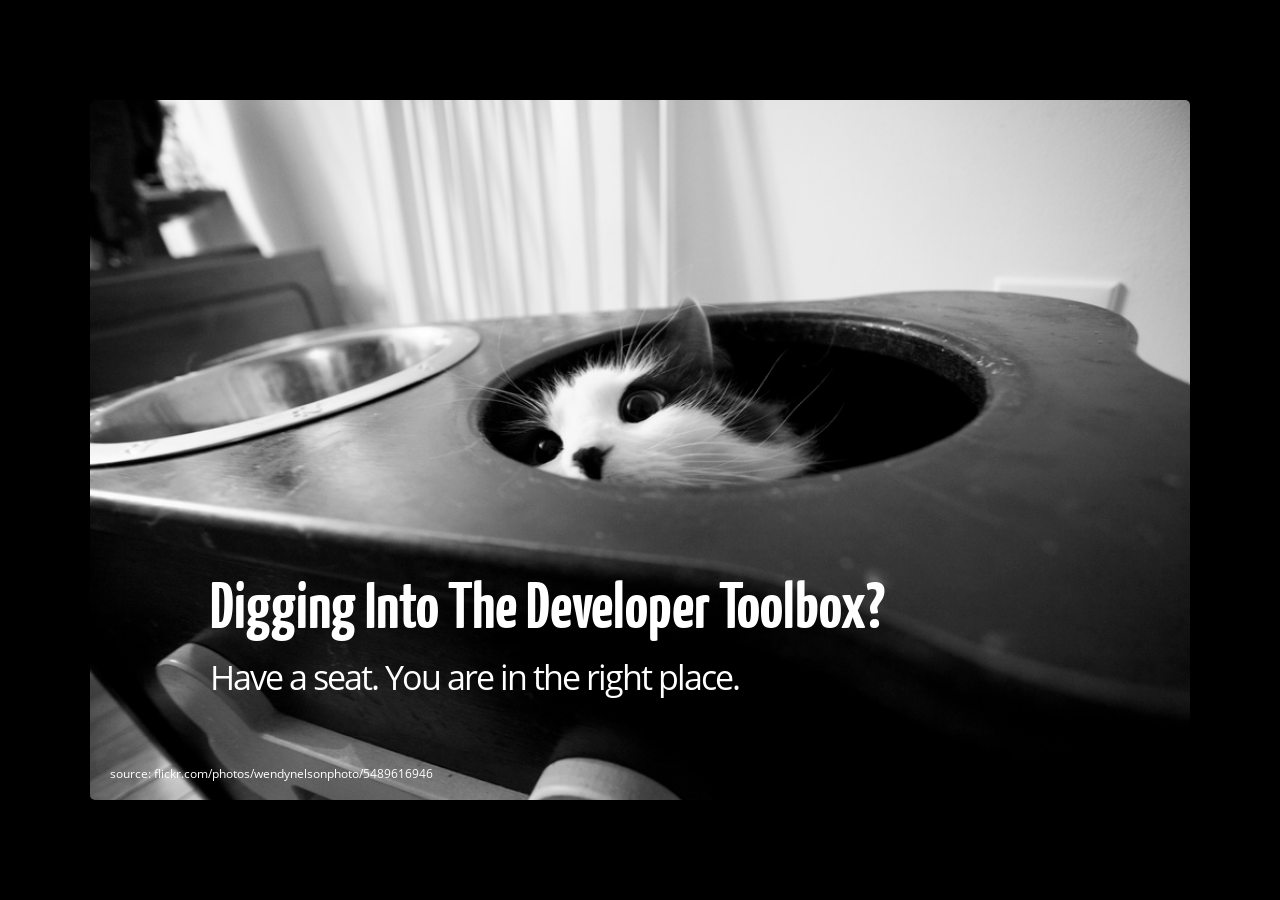
<file: slides/template.html>
<!--
Google IO 2012/2013 HTML5 Slide Template

Authors: Eric Bidelman <ebidel@gmail.com>
         Luke Mahé <lukem@google.com>

URL: https://code.google.com/p/io-2012-slides
=================================================================
TODO:
- fix so fonts work without net access!
- Type More or Type Less - make this consistent? 
- Remove left margin on code blocks
-->

<!DOCTYPE html>
<html>
<head>
  <title></title>
  <meta charset="utf-8">
  <meta http-equiv="X-UA-Compatible" content="chrome=1">
  <meta name="apple-mobile-web-app-capable" content="yes">
  <link rel="stylesheet" media="all" href="theme/css/default.css">
  <link rel="stylesheet" media="only screen and (max-device-width: 480px)" href="theme/css/phone.css">
  <base target="_blank"> <!-- This amazingness opens all links in a new tab. -->
  <script data-main="js/slides" src="js/require-1.0.8.min.js"></script>
</head>
<body style="opacity: 0">

<slides class="layout-widescreen">

  <slide class="title-slide segue fill nobackground" style="background-image: url(images/back-cat.png)">
    <hgroup>
      <h1 class="white">Digging Into The Developer Toolbox?</h2>
      <h2 class="white">Have a seat. You are in the right place.</h2>
    </hgroup>
    <footer class="source white">source: flickr.com/photos/wendynelsonphoto/5489616946</footer>
  </slide>

  <slide class="title-slide segue fill nobackground" style="background-image: url(images/back-intro.png)">
    <hgroup>
      <h1 class="white" data-config-title><!-- populated from slide_config.json --></h1>
      <h2 class="white"data-config-subtitle><!-- populated from slide_config.json --></h2>
      <p class="white" data-config-presenter><!-- populated from slide_config.json --></p>
    </hgroup>
    <footer class="source white">source: flickr.com/photos/mr_bmonroe/8541292238</footer>
  </slide>

  <slide class="title-slide segue fill nobackground" style="background-image: url(images/back-jim.png)">
    <hgroup>
      <h1 class="white">Jim Priest</h1>
      <h2 class="white">NCDevCon</h2>
      <h2 class="white">TACFUG</h2>
      <h2 class="white">CFLunch</h2>
      <p class="white">I like motorcycles.</p>
    </hgroup>
    <aside class="note">
      <section>
        <p><b>About Me</b></p>
        <ul>
          <li>Who am I and why am I so lazy</li>
          <li>NCDevCon 2014 - date?</li>
        </ul>
      </section>
    </aside>
  </slide>

  <slide class="title-slide segue fill nobackground" style="background-image: url(images/back-movie.png)">
    <footer class="source white">source: flickr.com/photos/toasty/1125019024</footer>
    <aside class="note">
      <section>
        <p><b>Presentation Overview</b></p>
        <ul>
          <li>Type less (or more) using bash files and keyword expanders like AutoHotkey</li>
          <li>Work smarter - using tools like clipboard</li>
          <li>Launchers - like FARR, Alfred</li>
          <li>Virtual Desktops</li>
          <li>Questions at the end with connect</li>
        </ul>
      </section>
    </aside>
  </slide>

  <slide class="title-slide segue fill nobackground" style="background-image: url(images/back-automate.png)">
    <hgroup>
      <h1 class="white">Automate</h1>
    </hgroup>
    <article>
     <pre class="prettyprint">
        Main Entry: au·to·mate 
        Pronunciation: \ˈȯ-tə-ˌmāt\
        Function: verb 
        To convert to largely automatic operation
      </pre>
    </article>
    <aside class="note">
      <section>
        <p><b>Automate</b></p>
        <ul>
          <li>Why automate?</li>
          <li>We are constantly improving code, processes, hardware, etc.  but rarely improve yourself</li>
          <li>It’s not what we are automating... But who!</li>
        </ul>
      </section>
    </aside>
    <footer class="source white">source: flickr.com/photos/20858368@N00/105497713</footer>
  </slide>

  <slide class="title-slide segue fill nobackground" style="background-image: url(images/back-r.png)">
    <hgroup>
      <ol class="build">
        <li><h1>Repetition</h1></li>
        <li><h1>Resolution</h1></li>
        <li><h1>Re-Evaluate</h1></li>
      </ol>
    </hgroup>
    <aside class="note">
      <section>
        <p><b>Three R's</b></p>
        <ul>
          <li>Learning new things is hard!!!!!! IDE Switch. Training ouselves is hard.</li>
          <li>Repetition – it’s not fun but we know if we do things over and over again it will be drilled into our brains</li>
          <li>Resolution – stick with it! Sometimes learning new techniques is difficult! But the payouts at the and will be rewarding!</li>
          <li>Re-evaluate – constantly reevaluate your tools and techniques.  There is always something new out there!</li>
        </ul>
      </section>
    </aside>
    <footer class="source black">source: http://junk-fest.blogspot.com/2009/08/junk-fest-its-all-about-three-rs.html</footer>
  </slide>

  <slide class="title-slide segue fill nobackground" style="background-image: url(images/back-time.png)">
    <hgroup class="auto-fadein">
      <h1 class="white">"Lost time is never found again."</h1>
      <h3 class="white">~ Benjamin Franklin</h3>
    </hgroup>
    <aside class="note">
      <section>
        <p><b>Main reason to automate?</b></p>
        <ul>
          <li>Saving time!</li>
          <li>Did you walk here today? Why not?</li>
          <li>If you do something x1 automate it!</li>
        </ul>
      </section>
    </aside>
    <footer class="source white">source: flickr.com/photos/cmiked/4252428207</footer>
  </slide>

  <slide class="title-slide segue fill nobackground" style="background-image: url(images/back-punchclock.png)">
    <hgroup>
      <ol class="build fade">
        <li><h1 class="black">&lt;cfdump var="#foo#"&gt;</h1></li>
        <li><h1 class="black">1 Task = 6 Seconds</h1></li>
        <li><h1 class="black">10 Times Per Day = 1 Minute</h1></li>
        <li><h1 class="black">Each Week = 5 Minutes</h1></li>
        <li><h1 class="black">Each Year = 4 Hours</h1></li>
      </ol>
    </hgroup>
    <aside class="note">
      <section>
        <p><b>Time Clock</b></p>
        <ul>
          <li>How many of these small repetitive tasks do you do every day??</li>
          <li>cfdump/cfabort</li>
          <li>new functions</li>
          <li>comments</li>
          <li>type the same thing you did yesterday from scratch (clipboard)</li>
        </ul>
      </section>
    </aside>
    <footer class="source black">source: http://junk-fest.blogspot.com/2009/08/junk-fest-its-all-about-three-rs.html</footer>
  </slide>

  <slide class="title-slide segue fill nobackground" style="background-image: url(images/back-clipboard.png)">
    <hgroup>
      <h1 class="white">Clipboard</h1>
    </hgroup>
    <aside class="note">
      <section>
        <p><b>Clipboard</b></p>
        <ul>
          <li>Demo 'normal' clipboard - limitations</li>
          <li>Demo clipboard utility</li>
        </ul>
      </section>
    </aside>
    <footer class="source white">source: flickr / John McNab</footer>
  </slide>

  <slide class="title-slide segue fill nobackground" style="background-image: url(images/back-bios.png)">
    <hgroup>
      <h1 class="black">Quick Tip: Start Up</h1>
    </hgroup>
    <aside class="note">
      <section>
        <p><b>Quicky</b></p>
        <ul>
          <li>Start your computer via bios</li>
          <li>Power saving</li>
        </ul>
      </section>
    </aside>
  </slide>

  <slide class="title-slide segue fill nobackground" style="background-image: url(images/back-sleeping.png)">
    <hgroup>
      <h1 class="white">Type More</h1>
    </hgroup>
    <aside class="note">
      <section>
        <p><b>Type More</b></p>
        <ul>
          <li>Where do we spend most of our day</li>
          <li>Mouse is evil!  Typing = keyboard.  </li>
          <li>Taking your hands away from the keyboard = what?  Lost time!</li>
        </ul>
      </section>
    </aside>
    <footer class="source white">source: flickr / delgrosso</footer>
  </slide>

  <slide class="segue dark nobackground">
    <aside class="gdbar"><img src="images/toolbox_128.png"></aside>
    <hgroup class="auto-fadein">
      <h2>Script It!</h2>
      <h3>Write a script if you do it more than once.</h3>
    </hgroup>
  </slide>

  <slide>
    <hgroup>
      <h2>Type More</h2>
      <h3>Ye Old Batch File</h3>
    </hgroup>
    <article>
      <pre class="prettyprint" data-lang="text">
      net stop "RAILO"
      net start "RAILO"
      </pre>
    </article>
    <aside class="note">
      <section>
        <p><b>Type More</b></p>
        <ul>
          <li>Batch files save typing!</li>
        </ul>
      </section>
    </aside>
  </slide>

  <slide>
    <hgroup>
      <h2>Type More</h2>
      <h3>Ye Old Batch File (or shell script)</h3>
    </hgroup>
    <article>
      <pre class="prettyprint" data-lang="text">
      service apache2 stop 
      service mysql stop 
      /opt/coldfusion10/cfusion/bin/coldfusion stop
      </pre>
    </article>
    <aside class="note">
      <section>
        <p><b>Type More</b></p>
        <ul>
          <li>Simple example of a shell script you'd run on Linux/Mac</li>
        </ul>
      </section>
    </aside>
  </slide>

  <slide>
    <hgroup>
      <h2>Type More</h2>
      <h3>Ye Old Batch File (or shell script)</h3>
    </hgroup>
    <article>
      <pre class="prettyprint" data-lang="text">
      <b>net stop "W3SVC"</b>
      <b>net stop "MSSQLSERVER"</b>
      <b>net stop "ColdFusion 9 Application Server"</b>
      <b>net stop "JIRA"</b>
      net stop "RAILO"

      <b>net start "W3SVC"</b>
      <b>net start "MSSQLSERVER"</b>
      net start "RAILO"
      </pre>
    </article>
    <aside class="note">
      <section>
        <p><b>Type More</b></p>
        <ul>
          <li>You probably have more than one service.</li>
          <li>Powershell, bash, etc</li>
        </ul>
      </section>
    </aside>
  </slide>

  <slide>
    <hgroup>
      <h2>Type More</h2>
      <h3>Automate Shutting Down</h3>
    </hgroup>
    <article>
      <pre class="prettyprint" data-lang="text">
      # Uses psshutdown from SysInternals (now Microsoft)

      PsShutdown.exe -o -f -k  (Windows)
      </pre>
    </article>
    <aside class="note">
      <section>
        <p><b>Type More</b></p>
        <ul>
          <li>You are probably still thinking about the power on slide?</li>
          <li>Don't worry about links - will all be on wiki</li>
          <li>shutdown -P now for Linux</li>
        </ul>
      </section>
    </aside>
  </slide>

  <slide class="segue dark nobackground">
    <aside class="gdbar"><img src="images/toolbox_128.png"></aside>
    <hgroup class="auto-fadein">
      <h2>cron</h2>
      <h3>lets automate these batch files!</h3>
    </hgroup>
  </slide>

  <slide>
    <hgroup>
      <h2>cron</h2>
      <h3>Lets Automate Something</h3>
    </hgroup>
    <article>
      <pre class="prettyprint" data-lang="text">
      # Classic crontab format:
      # Minutes Hours Days Months DayOfWeek Command

      # Update local schema with prd data
      0 5 * * 1-5 ant -f C:\ant\db.build.xml copy-prd-to-local
      </pre>
    </article>
    <aside class="note">
      <section>
        <p><b>Type More</b></p>
        <ul>
          <li>Cron for Windows</li>
          <li>Common syntax</li>
        </ul>
      </section>
    </aside>
  </slide>

  <slide>
    <hgroup>
      <h2>cron</h2>
      <h3>0 * * 5... WTF</h3>
    </hgroup>
    <article>
      <pre class="prettyprint" data-lang="text">
      0 5 * * 1-5 ant

      # Minutes Hours Days Months DayOfWeek Command
      0 = minute (0-59)
      5 = hour (0-23)
      * = day of the month (1-31)
      * = month of the year (1-12)
      1-5 = day of the week (0-6 with 0=Sunday)
      </pre>
    </article>
    <aside class="note">
      <section>
        <p><b>Type More</b></p>
        <ul>
          <li>Explain parameters</li>
          <li>Tons of examples online!!</li>
        </ul>
      </section>
    </aside>
  </slide>

  <slide>
    <hgroup>
      <h2>cron</h2>
      <h3>Real World Example</h3>
    </hgroup>
    <article>
      <pre class="prettyprint" data-lang="text">
      # Minutes Hours Days Months DayOfWeek Command

      # Shutdown my computer at 10pm every weeknight
      0 22 * * 1-5 PsShutdown.exe -o -f -k

      # Run garbage collection on my git repos on first of month
      0 8 1 * * D:\Dropbox\scripts\cron\git-gc.bat
      </pre>
    </article>
    <aside class="note">
      <section>
        <p><b>Type More</b></p>
        <ul>
          <li>Explain parameters</li>
          <li>Tons of examples online!!</li>
        </ul>
      </section>
    </aside>
  </slide>

  <slide class="segue dark nobackground">
    <aside class="gdbar"><img src="images/toolbox_128.png"></aside>
    <hgroup class="auto-fadein">
      <h2>Text Replacement</h2>
      <h3>Type more? No! Type less!</h3>
    </hgroup>
  </slide>

  <slide>
    <hgroup>
      <h2>Type More</h2>
      <h3>By Typing Less</h3>
    </hgroup>
    <article>
      <pre class="prettyprint" data-lang="text">
        &lt;cfdump var="#foo#"&gt;
        &lt;cfabort /&gt;
      </pre>
    </article>
    <aside class="note">
      <section>
        <p><b>Type More</b></p>
        <ul>
          <li>How many times do you type this a day?</li>
          <li>Ever forget one in your code?</li>
          <li>Did you know there were more attributes?</li>
        </ul>
      </section>
    </aside>
  </slide>

  <slide>
    <hgroup>
      <h2>Type More</h2>
      <h3>By Typing Less</h3>
    </hgroup>
    <article>
      <pre class="prettyprint">
        &lt;cfdump var="#foo#" 
          <b>caption="Something Descriptive"
          top="10"</b>
          abort="true"
          <b>format="html"</b>&gt;
      </pre>
    </article>
    <aside class="note">
      <section>
        <p><b>Title</b></p>
        <ul>
          <li>Top attribute helpful for ORM</li>
          <li>Caption useful to tell what you are looking at</li>
        </ul>
      </section>
    </aside>
  </slide>

  <slide>
    <hgroup>
      <h2>Type More</h2>
      <h3>By Typing Less</h3>
    </hgroup>
    <article>
      <pre class="prettyprint">
        <b>&lt;--- CFDUMP: 4/6/2014 - Jim Priest - priest@thecrumb.com ---&gt;</b>
        &lt;cfdump var="someValue" 
          <b>caption="Something Descriptive"
          top="10"</b>
          abort="true"
          <b>format="html"</b>&gt;
      </pre>
    </article>
    <aside class="note">
      <section>
        <p><b>Comments</b></p>
        <ul>
          <li>I like to add time/date/who</li>
          <li></li>
          <li></li>
        </ul>
      </section>
    </aside>
  </slide>

  <slide>
    <hgroup>
      <h2>Type More</h2>
      <h3>By Typing Less</h3>
    </hgroup>
    <article>
      <pre class="prettyprint">
      ;-- Wrap selected text in CFDump --
      F1::
        clipboard =
        send ^c
        clipwait, 1
        If ErrorLevel = 0
        {
          clipboard = &lt;!--- CFDUMP: Debugging ---&gt;`n<cfdump var="#%clipboard%#" label="Dump ( %clipboard% )" abort="true" format="html">`n
          send ^v
        }
      return
      </pre>
    </article>
    <aside class="note">
      <section>
        <p><b></b></p>
        <ul>
          <li>Demo - open autohotkey.cfm</li>
          <li>Other options for Linux / Mac</li>
          <li>Better than snippets - why?</li>
        </ul>
      </section>
    </aside>
  </slide>

  <slide class="segue dark nobackground">
    <aside class="gdbar"><img src="images/toolbox_128.png"></aside>
    <hgroup class="auto-fadein">
      <h2>Bash</h2>
      <h3>No really. Type less.</h3>
    </hgroup>
  </slide>

  <slide>
    <hgroup>
      <h2>Type Less</h2>
      <h3>Git Shortcuts - .bash_profile</h3>
    </hgroup>
    <article>
      <pre class="prettyprint">
        alias cfo="cd /d/wwwroot/cfo2014"
        alias buglog="cd /d/wwwroot/buglog"
        alias blog="cd /d/wwwroot/thecrumb-posts"
        alias ncdevcon="cd /d/wwwroot/ncdevcon-com2"
      </pre>
    </article>
    <aside class="note">
      <section>
        <p><b></b></p>
        <ul>
          <li>Is your git bash still pointed to your home directory?</li>
          <li>To create a .file on Windows do touch .file</li>
          <li>TONS of stuff you can do in bash - google it!</li>
        </ul>
      </section>
    </aside>
  </slide>

  <slide>
    <hgroup>
      <h2>Type Less</h2>
      <h3>Git Shortcuts - .gitconfig</h3>
    </hgroup>
    <article>
      <pre class="prettyprint">
        [alias]
          st = status
          ci = commit
          co = checkout
          dt = difftool
      </pre>
    </article>
    <aside class="note">
      <section>
        <p><b></b></p>
        <ul>
          <li>Quit typing 'git status'</li>
          <li>Again the skys the limit here</li>
          <li>Lots of nice logging options - demo</li>
        </ul>
      </section>
    </aside>
  </slide>

  <slide class="title-slide segue fill nobackground" style="background-image: url(images/back-cmd.png)">
    <hgroup>
      <h1 class="black">Quick Tip: Ditch Command Prompt On Windows</h1>
    </hgroup>
    <aside class="note">
      <section>
        <p><b>Quicky</b></p>
        <ul>
          <li>Conemu + Git Bash + TCC</li>
          <li>Git bash replaces GOW</li>
          <li>Demo tabs</li>
        </ul>
      </section>
    </aside>
  </slide>

  <slide class="title-slide segue fill nobackground" style="background-image: url(images/back-organized.png)">
    <hgroup>
      <h1 class="white">Get Organized</h1>
    </hgroup>
    <aside class="note">
      <section>
        <p><b>Get Organized</b></p>
        <ul>
          <li>Multiple Monitors</li>
          <li>WindowPad / Multiple Monitors</li>
          <li>Docks, Etc</li>
          <li>Launchers</li>
        </ul>
      </section>
    </aside>
    <footer class="source white">source: flickr / geekstinkbreath</footer>
  </slide>

  <slide class="title-slide segue fill nobackground" style="background-image: url(images/back-desktop.png)">
    <hgroup>
      <h1 class="white">Look Familiar?</h1>
    </hgroup>
    <aside class="note">
      <section>
        <p><b>Launchers</b></p>
        <ul>
          <li>Windows Start / Ubuntu Start</li>
          <li>Launcher Apps </li>
          <li>Alfred</li>
          <li>Extras that apps do? Examples?? </li>
        </ul>
      </section>
    </aside>
  </slide>

  <slide class="title-slide segue fill nobackground" style="background-image: url(images/back-virtualdesktop.png)">
    <hgroup>
      <h1 class="white">Virtual Desktops</h1>
    </hgroup>
    <aside class="note">
      <section>
        <p><b>Virtual Desktops</b></p>
        <ul>
          <li>Dexpot / VirtuaWin / Linux / Mac</li>
          <li>Works even better with Multiple Monitors</li>
          <li>Segment tasks by window groups</li>
        </ul>
      </section>
    </aside>
    <footer class="source white">source: flickr / Jose C Silva</footer>
  </slide>

  <slide class="title-slide segue fill nobackground" style="background-image: url(images/back-phone.png)">
    <hgroup>
      <h1 class="black">Quick Tip: Don't Forget Your Phone</h1>
    </hgroup>
    <aside class="note">
      <section>
        <p><b>Quicky</b></p>
        <ul>
          <li>Lots of good apps for phone</li>
          <li>See my resources for links</li>
        </ul>
      </section>
    </aside>
  </slide>

  <slide class="title-slide segue fill nobackground" style="background-image: url(images/back-phone2.png)">
    <hgroup>
      <ol class="build">
        <li><h1 class="black">APPLICATION</h1></li>
        <li><h1 class="black">DAY / TIME</h1></li>
        <li><h1 class="black">EVENT</h1></li>
        <li><h1 class="black">LOCATION</h1></li>
        <li><h1 class="black">STATE</h1></li>
      </ol>
    </hgroup>
    <aside class="note">
      <section>
        <p><b>Time Clock</b></p>
        <ul>
          <li>How many of these small repetitive tasks do you do every day??</li>
          <li>cfdump/cfabort</li>
          <li>new functions</li>
          <li>comments</li>
          <li>type the same thing you did yesterday from scratch (clipboard)</li>
        </ul>
      </section>
    </aside>
    <footer class="source black">source: pieter ouwerkerk</footer>
  </slide>


  <slide class="title-slide segue fill nobackground" style="background-image: url(images/back-box.png)">
    <hgroup>
      <h1 class="white">Think Outside The Box</h1>
    </hgroup>
    <aside class="note">
      <section>
        <p><b>Think Outside The Box</b></p>
        <ul>
          <li>How can we leverage the tools WE ALREADY KNOW to do different things.</li>
          <li>We are all creative programmers!!</li>
          <li>IFTTT examples?</li>
          <li>ColdFusion + Selenium Spam Cleanup</li>
          <li>Others?</li>
        </ul>
      </section>
    </aside>
    <footer class="source white">source: flickr / Earl - What I Saw 2.0</footer>
  </slide>


<!-- ============================================================= -->
<!-- ================== end of my slides ========================= -->
<!-- ============================================================= -->

  <slide class="thank-you-slide segue nobackground">
    <aside class="gdbar right"><img src="images/toolbox_128.png"></aside>
    <article class="flexbox vleft auto-fadein">
      <h1>The End</h1>
      <h3>Thank You!</h3>
    </article>
    <p class="auto-fadein" data-config-contact>
      <!-- populated from slide_config.json -->
    </p>
  </slide>
  
</slides>

</body>
</html>
</file>
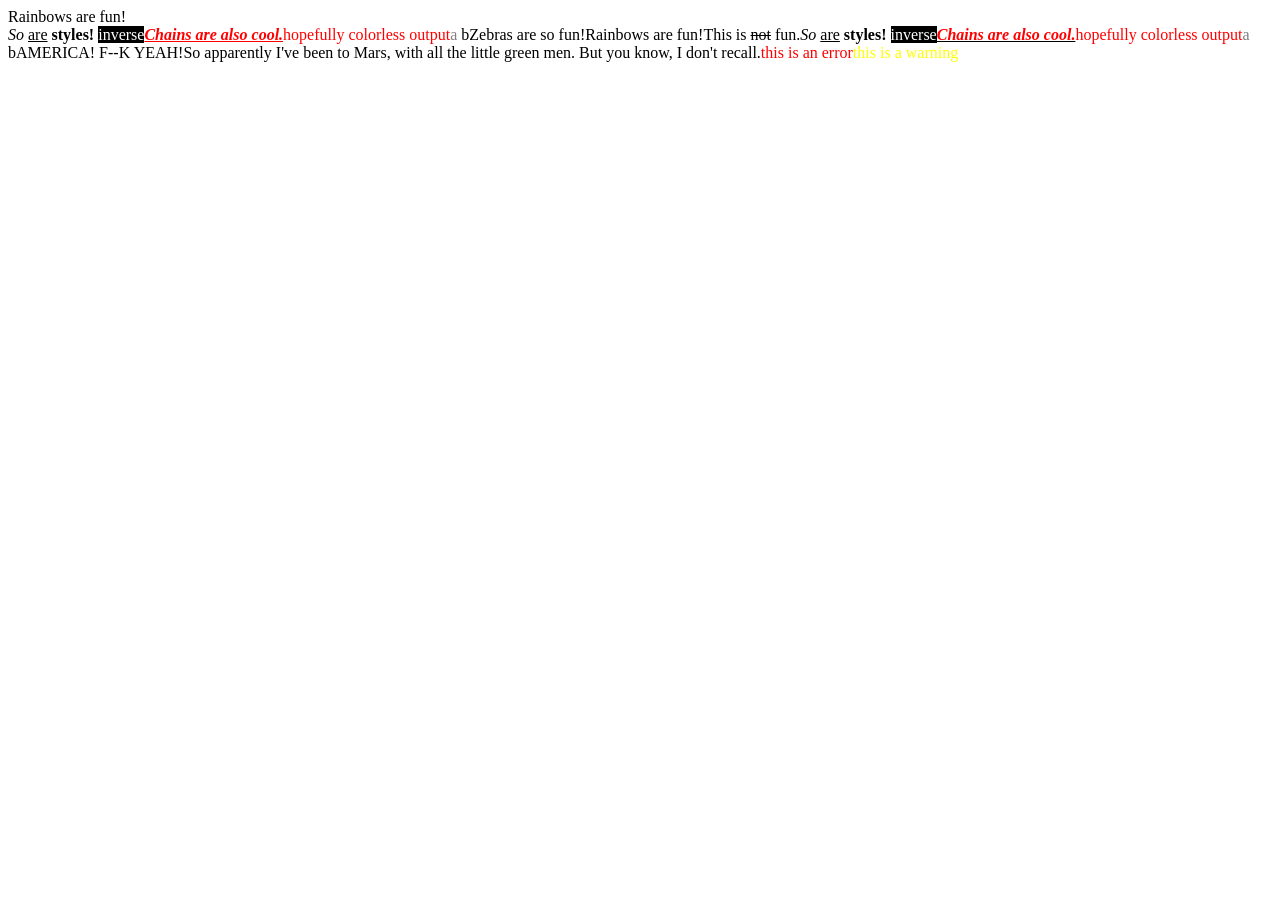
<file: node_modules/grunt/node_modules/colors/example.html>
<!DOCTYPE HTML>
<html lang="en-us">
  <head>
    <meta http-equiv="Content-type" content="text/html; charset=utf-8">
    <title>Colors Example</title>
    <script src="colors.js"></script>
  </head>
  <body>
    <script>

    var test = colors.red("hopefully colorless output");

    document.write('Rainbows are fun!'.rainbow + '<br/>');
    document.write('So '.italic + 'are'.underline + ' styles! '.bold + 'inverse'.inverse); // styles not widely supported
    document.write('Chains are also cool.'.bold.italic.underline.red); // styles not widely supported
    //document.write('zalgo time!'.zalgo);
    document.write(test.stripColors);
    document.write("a".grey + " b".black);

    document.write("Zebras are so fun!".zebra);

    document.write(colors.rainbow('Rainbows are fun!'));
    document.write("This is " + "not".strikethrough + " fun.");

    document.write(colors.italic('So ') + colors.underline('are') + colors.bold(' styles! ') + colors.inverse('inverse')); // styles not widely supported
    document.write(colors.bold(colors.italic(colors.underline(colors.red('Chains are also cool.'))))); // styles not widely supported
    //document.write(colors.zalgo('zalgo time!'));
    document.write(colors.stripColors(test));
    document.write(colors.grey("a") + colors.black(" b"));

    colors.addSequencer("america", function(letter, i, exploded) {
      if(letter === " ") return letter;
      switch(i%3) {
        case 0: return letter.red;
        case 1: return letter.white;
        case 2: return letter.blue;
      }
    });

    colors.addSequencer("random", (function() {
      var available = ['bold', 'underline', 'italic', 'inverse', 'grey', 'yellow', 'red', 'green', 'blue', 'white', 'cyan', 'magenta'];

      return function(letter, i, exploded) {
        return letter === " " ? letter : letter[available[Math.round(Math.random() * (available.length - 1))]];
      };
    })());

    document.write("AMERICA! F--K YEAH!".america);
    document.write("So apparently I've been to Mars, with all the little green men. But you know, I don't recall.".random);

    //
    // Custom themes
    //

    colors.setTheme({
      silly: 'rainbow',
      input: 'grey',
      verbose: 'cyan',
      prompt: 'grey',
      info: 'green',
      data: 'grey',
      help: 'cyan',
      warn: 'yellow',
      debug: 'blue',
      error: 'red'
    });

    // outputs red text
    document.write("this is an error".error);

    // outputs yellow text
    document.write("this is a warning".warn);

    </script>
  </body>
</html>
</file>
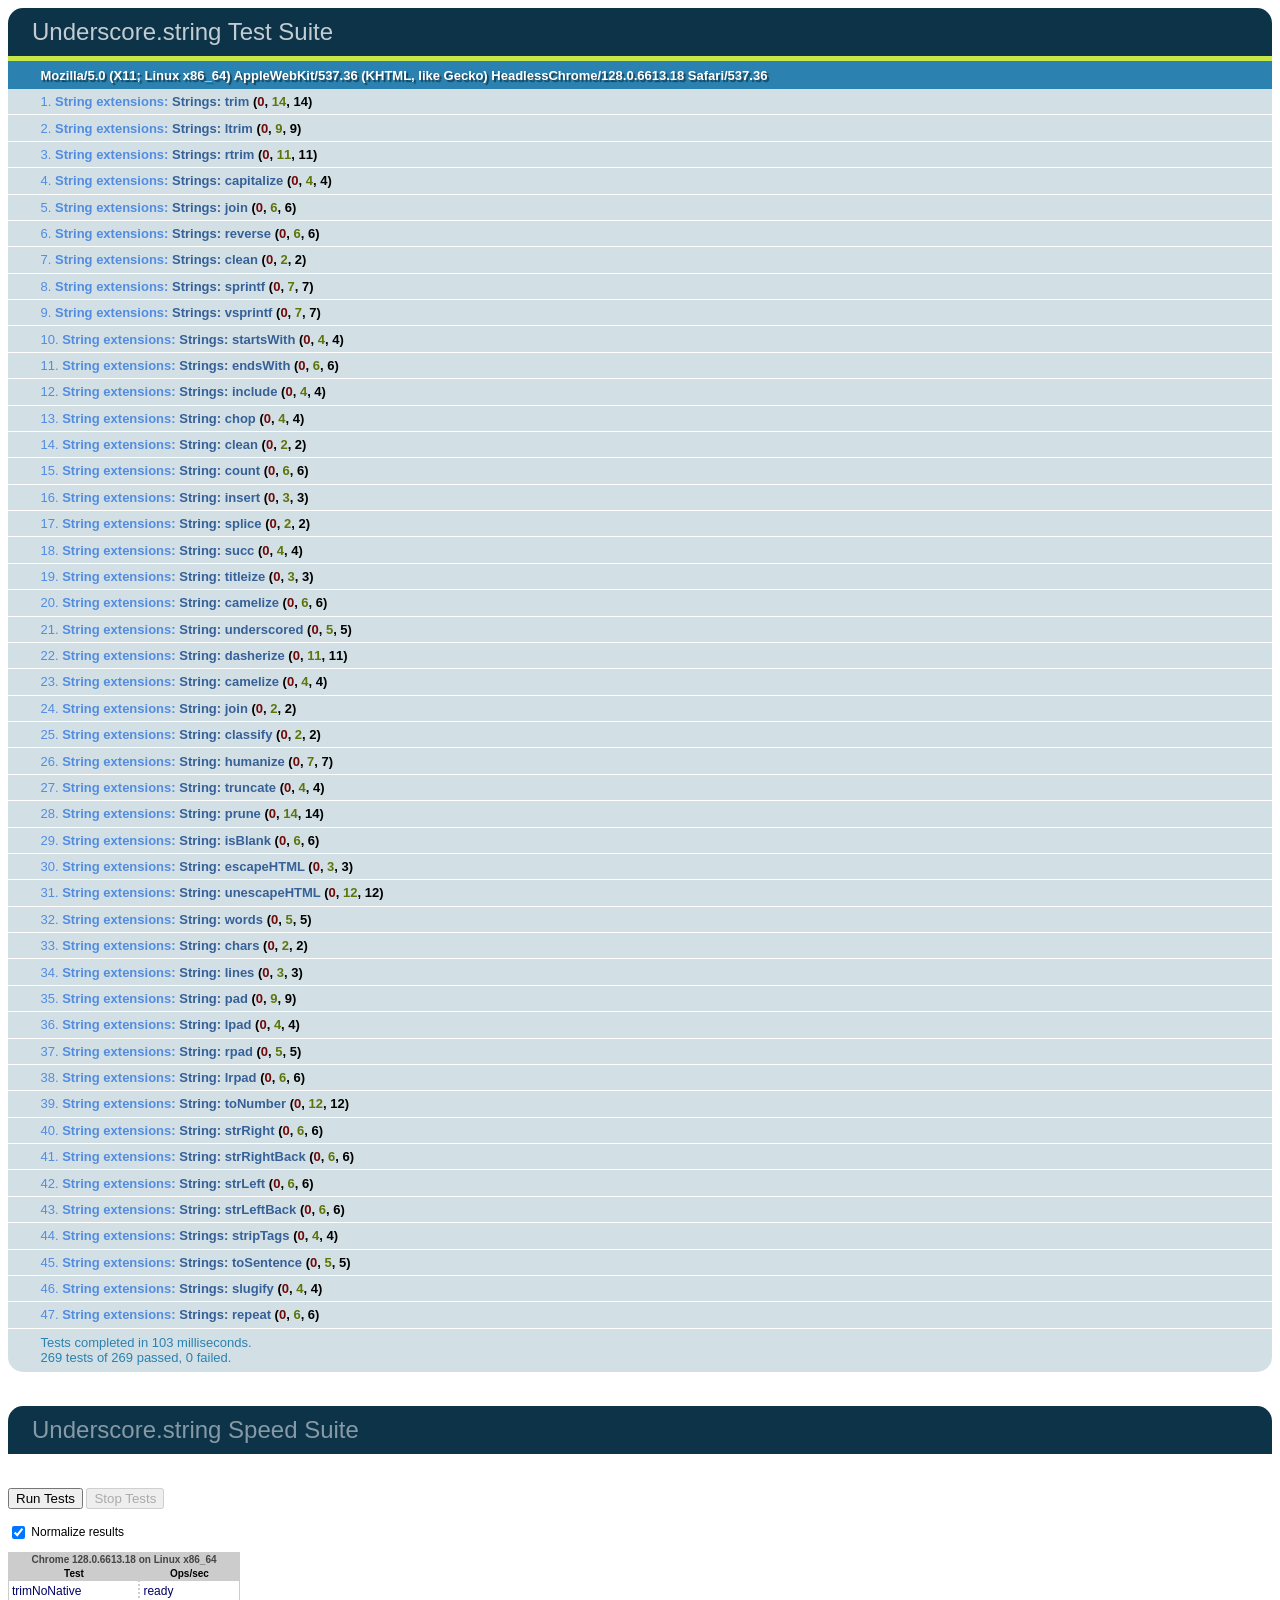
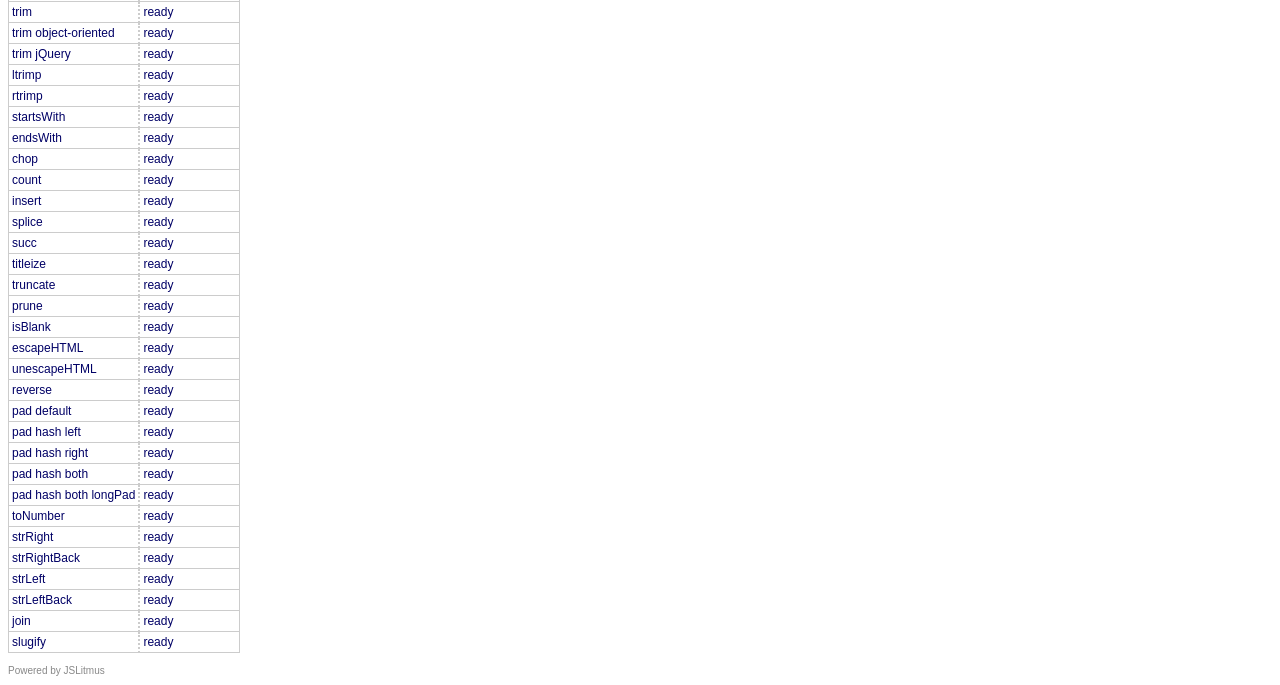
<file: node_modules/grunt/node_modules/underscore.string/test/test.html>
<!DOCTYPE HTML>
<html>
<head>
  <meta charset="utf-8">
  <title>Underscore.strings Test Suite</title>
  <link rel="stylesheet" href="test_underscore/vendor/qunit.css" type="text/css" media="screen" />
  <script type="text/javascript" src="test_underscore/vendor/jquery.js"></script>
  <script type="text/javascript" src="test_underscore/vendor/qunit.js"></script>
  <script type="text/javascript" src="test_underscore/vendor/jslitmus.js"></script>
  <script type="text/javascript" src="underscore.js"></script>
  <script type="text/javascript" src="../lib/underscore.string.js"></script>
  <script type="text/javascript" src="strings.js"></script>
  <script type="text/javascript" src="speed.js"></script>
</head>
<body>
  <h1 id="qunit-header">Underscore.string Test Suite</h1>
  <h2 id="qunit-banner"></h2>
  <h2 id="qunit-userAgent"></h2>
  <ol id="qunit-tests"></ol>
  <br />
  <h1 class="qunit-header">Underscore.string Speed Suite</h1>
  <!-- <h2 class="qunit-userAgent">
    A representative sample of the functions are benchmarked here, to provide
    a sense of how fast they might run in different browsers.
    Each iteration runs on an array of 1000 elements.<br /><br />
    For example, the 'intersect' test measures the number of times you can
    find the intersection of two thousand-element arrays in one second.
  </h2> -->
  <br />
</body>
</html>
</file>
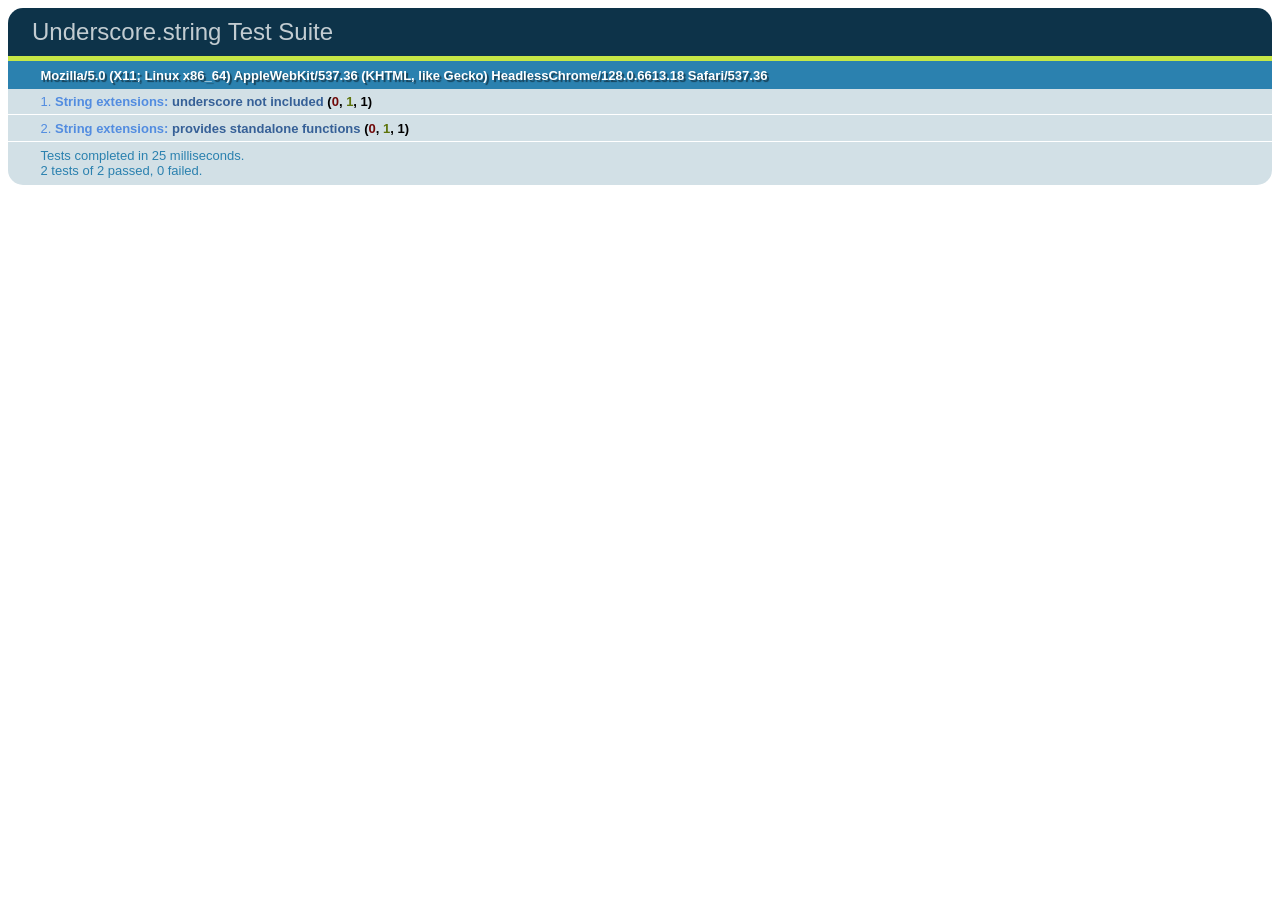
<file: node_modules/grunt/node_modules/underscore.string/test/test_standalone.html>
<!DOCTYPE HTML>
<html>
<head>
  <title>Underscore.strings Test Suite</title>
  <link rel="stylesheet" href="test_underscore/vendor/qunit.css" type="text/css" media="screen" />
  <script type="text/javascript" src="test_underscore/vendor/jquery.js"></script>
  <script type="text/javascript" src="test_underscore/vendor/qunit.js"></script>
  <script type="text/javascript" src="../lib/underscore.string.js"></script>
  <script type="text/javascript" src="strings_standalone.js"></script>

</head>
<body>
  <h1 id="qunit-header">Underscore.string Test Suite</h1>
  <h2 id="qunit-banner"></h2>
  <h2 id="qunit-userAgent"></h2>
  <ol id="qunit-tests"></ol>
</body>
</html>
</file>
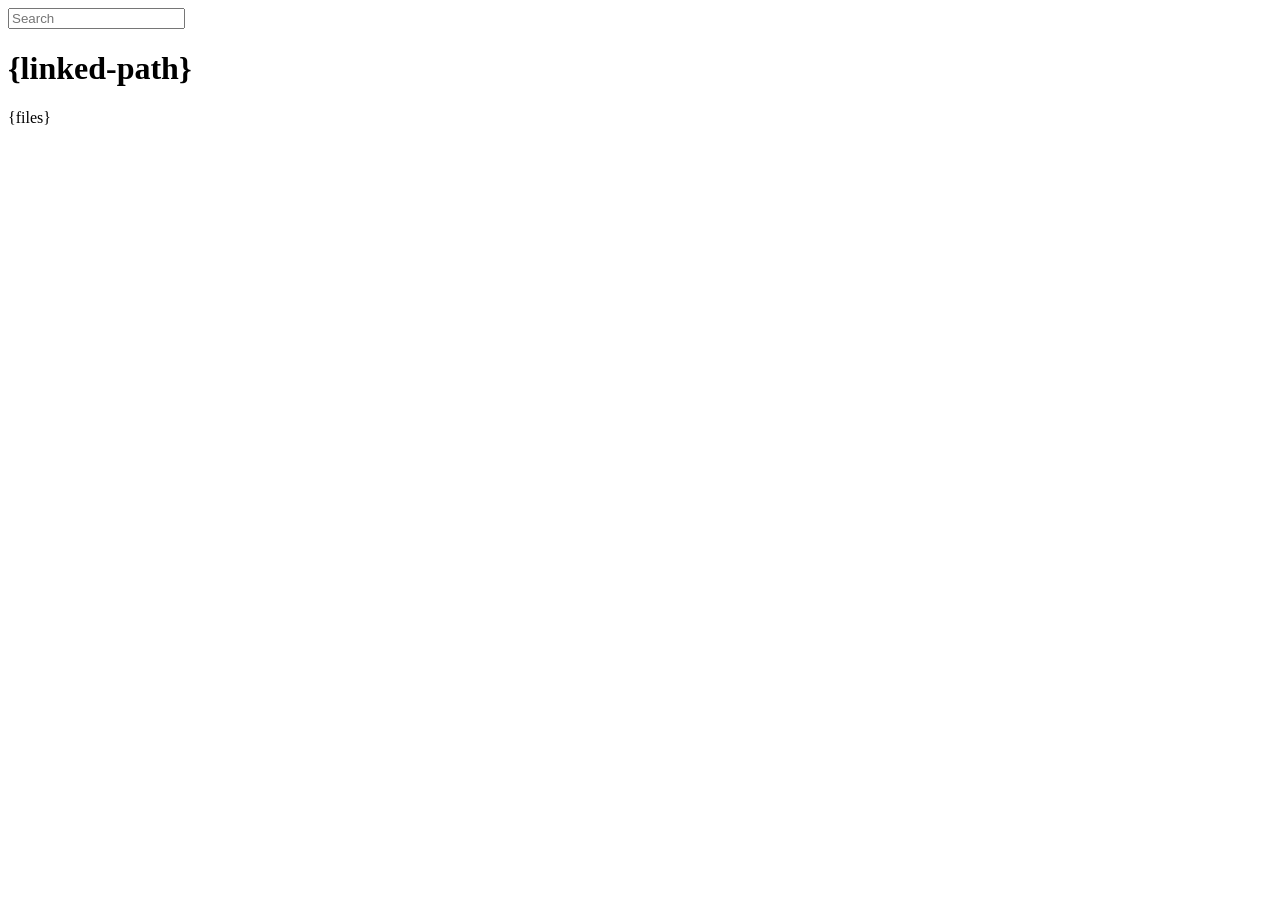
<file: node_modules/grunt-contrib-connect/node_modules/connect/lib/public/directory.html>
<!DOCTYPE html>
<html>
  <head>
    <meta charset='utf-8'> 
    <title>listing directory {directory}</title>
    <style>{style}</style>
    <script>
      function $(id){
        var el = 'string' == typeof id
          ? document.getElementById(id)
          : id;

        el.on = function(event, fn){
          if ('content loaded' == event) {
            event = window.attachEvent ? "load" : "DOMContentLoaded";
          }
          el.addEventListener
            ? el.addEventListener(event, fn, false)
            : el.attachEvent("on" + event, fn);
        };

        el.all = function(selector){
          return $(el.querySelectorAll(selector));
        };

        el.each = function(fn){
          for (var i = 0, len = el.length; i < len; ++i) {
            fn($(el[i]), i);
          }
        };

        el.getClasses = function(){
          return this.getAttribute('class').split(/\s+/);
        };

        el.addClass = function(name){
          var classes = this.getAttribute('class');
          el.setAttribute('class', classes
            ? classes + ' ' + name
            : name);
        };

        el.removeClass = function(name){
          var classes = this.getClasses().filter(function(curr){
            return curr != name;
          });
          this.setAttribute('class', classes);
        };

        return el;
      }

      function search() {
        var str = $('search').value
          , links = $('files').all('a');

        links.each(function(link){
          var text = link.textContent;

          if ('..' == text) return;
          if (str.length && ~text.indexOf(str)) {
            link.addClass('highlight');
          } else {
            link.removeClass('highlight');
          }
        });
      }

      $(window).on('content loaded', function(){
        $('search').on('keyup', search);
      });
    </script>
  </head>
  <body class="directory">
    <input id="search" type="text" placeholder="Search" autocomplete="off" />
    <div id="wrapper">
      <h1>{linked-path}</h1>
      {files}
    </div>
  </body>
</html>
</file>
<file: stylesheets/styles.css>
@font-face {
  font-family: 'OpenSansLight';
  src: url("../fonts/OpenSans-Light-webfont.eot");
  src: url("../fonts/OpenSans-Light-webfont.eot?#iefix") format("embedded-opentype"), url("../fonts/OpenSans-Light-webfont.woff") format("woff"), url("../fonts/OpenSans-Light-webfont.ttf") format("truetype"), url("../fonts/OpenSans-Light-webfont.svg#OpenSansLight") format("svg");
  font-weight: normal;
  font-style: normal;
}

@font-face {
  font-family: 'OpenSansLightItalic';
  src: url("../fonts/OpenSans-LightItalic-webfont.eot");
  src: url("../fonts/OpenSans-LightItalic-webfont.eot?#iefix") format("embedded-opentype"), url("../fonts/OpenSans-LightItalic-webfont.woff") format("woff"), url("../fonts/OpenSans-LightItalic-webfont.ttf") format("truetype"), url("../fonts/OpenSans-LightItalic-webfont.svg#OpenSansLightItalic") format("svg");
  font-weight: normal;
  font-style: normal;
}

@font-face {
  font-family: 'OpenSansRegular';
  src: url("../fonts/OpenSans-Regular-webfont.eot");
  src: url("../fonts/OpenSans-Regular-webfont.eot?#iefix") format("embedded-opentype"), url("../fonts/OpenSans-Regular-webfont.woff") format("woff"), url("../fonts/OpenSans-Regular-webfont.ttf") format("truetype"), url("../fonts/OpenSans-Regular-webfont.svg#OpenSansRegular") format("svg");
  font-weight: normal;
  font-style: normal;
  -webkit-font-smoothing: antialiased;
}

@font-face {
  font-family: 'OpenSansItalic';
  src: url("../fonts/OpenSans-Italic-webfont.eot");
  src: url("../fonts/OpenSans-Italic-webfont.eot?#iefix") format("embedded-opentype"), url("../fonts/OpenSans-Italic-webfont.woff") format("woff"), url("../fonts/OpenSans-Italic-webfont.ttf") format("truetype"), url("../fonts/OpenSans-Italic-webfont.svg#OpenSansItalic") format("svg");
  font-weight: normal;
  font-style: normal;
  -webkit-font-smoothing: antialiased;
}

@font-face {
  font-family: 'OpenSansSemibold';
  src: url("../fonts/OpenSans-Semibold-webfont.eot");
  src: url("../fonts/OpenSans-Semibold-webfont.eot?#iefix") format("embedded-opentype"), url("../fonts/OpenSans-Semibold-webfont.woff") format("woff"), url("../fonts/OpenSans-Semibold-webfont.ttf") format("truetype"), url("../fonts/OpenSans-Semibold-webfont.svg#OpenSansSemibold") format("svg");
  font-weight: normal;
  font-style: normal;
  -webkit-font-smoothing: antialiased;
}

@font-face {
  font-family: 'OpenSansSemiboldItalic';
  src: url("../fonts/OpenSans-SemiboldItalic-webfont.eot");
  src: url("../fonts/OpenSans-SemiboldItalic-webfont.eot?#iefix") format("embedded-opentype"), url("../fonts/OpenSans-SemiboldItalic-webfont.woff") format("woff"), url("../fonts/OpenSans-SemiboldItalic-webfont.ttf") format("truetype"), url("../fonts/OpenSans-SemiboldItalic-webfont.svg#OpenSansSemiboldItalic") format("svg");
  font-weight: normal;
  font-style: normal;
  -webkit-font-smoothing: antialiased;
}

@font-face {
  font-family: 'OpenSansBold';
  src: url("../fonts/OpenSans-Bold-webfont.eot");
  src: url("../fonts/OpenSans-Bold-webfont.eot?#iefix") format("embedded-opentype"), url("../fonts/OpenSans-Bold-webfont.woff") format("woff"), url("../fonts/OpenSans-Bold-webfont.ttf") format("truetype"), url("../fonts/OpenSans-Bold-webfont.svg#OpenSansBold") format("svg");
  font-weight: normal;
  font-style: normal;
  -webkit-font-smoothing: antialiased;
}

@font-face {
  font-family: 'OpenSansBoldItalic';
  src: url("../fonts/OpenSans-BoldItalic-webfont.eot");
  src: url("../fonts/OpenSans-BoldItalic-webfont.eot?#iefix") format("embedded-opentype"), url("../fonts/OpenSans-BoldItalic-webfont.woff") format("woff"), url("../fonts/OpenSans-BoldItalic-webfont.ttf") format("truetype"), url("../fonts/OpenSans-BoldItalic-webfont.svg#OpenSansBoldItalic") format("svg");
  font-weight: normal;
  font-style: normal;
  -webkit-font-smoothing: antialiased;
}

/* normalize.css 2012-02-07T12:37 UTC - http://github.com/necolas/normalize.css */
/* =============================================================================
   HTML5 display definitions
   ========================================================================== */
/*
 * Corrects block display not defined in IE6/7/8/9 & FF3
 */
article,
aside,
details,
figcaption,
figure,
footer,
header,
hgroup,
nav,
section,
summary {
  display: block;
}

/*
 * Corrects inline-block display not defined in IE6/7/8/9 & FF3
 */
audio,
canvas,
video {
  display: inline-block;
  *display: inline;
  *zoom: 1;
}

/*
 * Prevents modern browsers from displaying 'audio' without controls
 */
audio:not([controls]) {
  display: none;
}

/*
 * Addresses styling for 'hidden' attribute not present in IE7/8/9, FF3, S4
 * Known issue: no IE6 support
 */
[hidden] {
  display: none;
}

/* =============================================================================
   Base
   ========================================================================== */
/*
 * 1. Corrects text resizing oddly in IE6/7 when body font-size is set using em units
 *    http://clagnut.com/blog/348/#c790
 * 2. Prevents iOS text size adjust after orientation change, without disabling user zoom
 *    www.456bereastreet.com/archive/201012/controlling_text_size_in_safari_for_ios_without_disabling_user_zoom/
 */
html {
  font-size: 100%;
  /* 1 */
  -webkit-text-size-adjust: 100%;
  /* 2 */
  -ms-text-size-adjust: 100%;
  /* 2 */
}

/*
 * Addresses font-family inconsistency between 'textarea' and other form elements.
 */
html,
button,
input,
select,
textarea {
  font-family: sans-serif;
}

/*
 * Addresses margins handled incorrectly in IE6/7
 */
body {
  margin: 0;
}

/* =============================================================================
   Links
   ========================================================================== */
/*
 * Addresses outline displayed oddly in Chrome
 */
a:focus {
  outline: thin dotted;
}

/*
 * Improves readability when focused and also mouse hovered in all browsers
 * people.opera.com/patrickl/experiments/keyboard/test
 */
a:hover,
a:active {
  outline: 0;
}

/* =============================================================================
   Typography
   ========================================================================== */
/*
 * Addresses font sizes and margins set differently in IE6/7
 * Addresses font sizes within 'section' and 'article' in FF4+, Chrome, S5
 */
h1 {
  font-size: 2em;
  margin: 0.67em 0;
}

h2 {
  font-size: 1.5em;
  margin: 0.83em 0;
}

h3 {
  font-size: 1.17em;
  margin: 1em 0;
}

h4 {
  font-size: 1em;
  margin: 1.33em 0;
}

h5 {
  font-size: 0.83em;
  margin: 1.67em 0;
}

h6 {
  font-size: 0.75em;
  margin: 2.33em 0;
}

/*
 * Addresses styling not present in IE7/8/9, S5, Chrome
 */
abbr[title] {
  border-bottom: 1px dotted;
}

/*
 * Addresses style set to 'bolder' in FF3+, S4/5, Chrome
*/
b,
strong {
  font-weight: bold;
}

blockquote {
  margin: 1em 40px;
}

/*
 * Addresses styling not present in S5, Chrome
 */
dfn {
  font-style: italic;
}

/*
 * Addresses styling not present in IE6/7/8/9
 */
mark {
  background: #ff0;
  color: #000;
}

/*
 * Addresses margins set differently in IE6/7
 */
p,
pre {
  margin: 1em 0;
}

/*
 * Corrects font family set oddly in IE6, S4/5, Chrome
 * en.wikipedia.org/wiki/User:Davidgothberg/Test59
 */
pre,
code,
kbd,
samp {
  font-family: monospace, serif;
  _font-family: 'courier new', monospace;
  font-size: 1em;
}

/*
 * 1. Addresses CSS quotes not supported in IE6/7
 * 2. Addresses quote property not supported in S4
 */
/* 1 */
q {
  quotes: none;
}

/* 2 */
q:before,
q:after {
  content: '';
  content: none;
}

small {
  font-size: 75%;
}

/*
 * Prevents sub and sup affecting line-height in all browsers
 * gist.github.com/413930
 */
sub,
sup {
  font-size: 75%;
  line-height: 0;
  position: relative;
  vertical-align: baseline;
}

sup {
  top: -0.5em;
}

sub {
  bottom: -0.25em;
}

/* =============================================================================
   Lists
   ========================================================================== */
/*
 * Addresses margins set differently in IE6/7
 */
dl,
menu,
ol,
ul {
  margin: 1em 0;
}

dd {
  margin: 0 0 0 40px;
}

/*
 * Addresses paddings set differently in IE6/7
 */
menu,
ol,
ul {
  padding: 0 0 0 40px;
}

/*
 * Corrects list images handled incorrectly in IE7
 */
nav ul,
nav ol {
  list-style: none;
  list-style-image: none;
}

/* =============================================================================
   Embedded content
   ========================================================================== */
/*
 * 1. Removes border when inside 'a' element in IE6/7/8/9, FF3
 * 2. Improves image quality when scaled in IE7
 *    code.flickr.com/blog/2008/11/12/on-ui-quality-the-little-things-client-side-image-resizing/
 */
img {
  border: 0;
  /* 1 */
  -ms-interpolation-mode: bicubic;
  /* 2 */
}

/*
 * Corrects overflow displayed oddly in IE9
 */
svg:not(:root) {
  overflow: hidden;
}

/* =============================================================================
   Figures
   ========================================================================== */
/*
 * Addresses margin not present in IE6/7/8/9, S5, O11
 */
figure {
  margin: 0;
}

/* =============================================================================
   Forms
   ========================================================================== */
/*
 * Corrects margin displayed oddly in IE6/7
 */
form {
  margin: 0;
}

/*
 * Define consistent border, margin, and padding
 */
fieldset {
  border: 1px solid #c0c0c0;
  margin: 0 2px;
  padding: 0.35em 0.625em 0.75em;
}

/*
 * 1. Corrects color not being inherited in IE6/7/8/9
 * 2. Corrects text not wrapping in FF3 
 * 3. Corrects alignment displayed oddly in IE6/7
 */
legend {
  border: 0;
  /* 1 */
  padding: 0;
  white-space: normal;
  /* 2 */
  *margin-left: -7px;
  /* 3 */
}

/*
 * 1. Corrects font size not being inherited in all browsers
 * 2. Addresses margins set differently in IE6/7, FF3+, S5, Chrome
 * 3. Improves appearance and consistency in all browsers
 */
button,
input,
select,
textarea {
  font-size: 100%;
  /* 1 */
  margin: 0;
  /* 2 */
  vertical-align: baseline;
  /* 3 */
  *vertical-align: middle;
  /* 3 */
}

/*
 * Addresses FF3/4 setting line-height on 'input' using !important in the UA stylesheet
 */
button,
input {
  line-height: normal;
  /* 1 */
}

/*
 * 1. Improves usability and consistency of cursor style between image-type 'input' and others
 * 2. Corrects inability to style clickable 'input' types in iOS
 * 3. Removes inner spacing in IE7 without affecting normal text inputs
 *    Known issue: inner spacing remains in IE6
 */
button,
input[type="button"],
input[type="reset"],
input[type="submit"] {
  cursor: pointer;
  /* 1 */
  -webkit-appearance: button;
  /* 2 */
  *overflow: visible;
  /* 3 */
}

/*
 * Re-set default cursor for disabled elements
 */
button[disabled],
input[disabled] {
  cursor: default;
}

/*
 * 1. Addresses box sizing set to content-box in IE8/9
 * 2. Removes excess padding in IE8/9
 * 3. Removes excess padding in IE7
      Known issue: excess padding remains in IE6
 */
input[type="checkbox"],
input[type="radio"] {
  box-sizing: border-box;
  /* 1 */
  padding: 0;
  /* 2 */
  *height: 13px;
  /* 3 */
  *width: 13px;
  /* 3 */
}

/*
 * 1. Addresses appearance set to searchfield in S5, Chrome
 * 2. Addresses box-sizing set to border-box in S5, Chrome (include -moz to future-proof)
 */
input[type="search"] {
  -webkit-appearance: textfield;
  /* 1 */
  -moz-box-sizing: content-box;
  -webkit-box-sizing: content-box;
  /* 2 */
  box-sizing: content-box;
}

/*
 * Removes inner padding and search cancel button in S5, Chrome on OS X
 */
input[type="search"]::-webkit-search-decoration,
input[type="search"]::-webkit-search-cancel-button {
  -webkit-appearance: none;
}

/*
 * Removes inner padding and border in FF3+
 * www.sitepen.com/blog/2008/05/14/the-devils-in-the-details-fixing-dojos-toolbar-buttons/
 */
button::-moz-focus-inner,
input::-moz-focus-inner {
  border: 0;
  padding: 0;
}

/*
 * 1. Removes default vertical scrollbar in IE6/7/8/9
 * 2. Improves readability and alignment in all browsers
 */
textarea {
  overflow: auto;
  /* 1 */
  vertical-align: top;
  /* 2 */
}

/* =============================================================================
   Tables
   ========================================================================== */
/*
 * Remove most spacing between table cells
 */
table {
  border-collapse: collapse;
  border-spacing: 0;
}

body {
  padding: 0px 0 20px 0px;
  margin: 0px;
  font: 14px/1.5 "OpenSansRegular", "Helvetica Neue", Helvetica, Arial, sans-serif;
  color: #f0e7d5;
  font-weight: normal;
  background: #252525;
  background-attachment: fixed !important;
  background: -webkit-gradient(linear, 50% 0%, 50% 100%, color-stop(0%, #2a2a29), color-stop(100%, #1c1c1c));
  background: -webkit-linear-gradient(#2a2a29, #1c1c1c);
  background: -moz-linear-gradient(#2a2a29, #1c1c1c);
  background: -o-linear-gradient(#2a2a29, #1c1c1c);
  background: -ms-linear-gradient(#2a2a29, #1c1c1c);
  background: linear-gradient(#2a2a29, #1c1c1c);
}

h1, h2, h3, h4, h5, h6 {
  color: #e8e8e8;
  margin: 0 0 10px;
  font-family: 'OpenSansRegular', "Helvetica Neue", Helvetica, Arial, sans-serif;
  font-weight: normal;
}

p, ul, ol, table, pre, dl {
  margin: 0 0 20px;
}

h1, h2, h3 {
  line-height: 1.1;
}

h1 {
  font-size: 28px;
}

h2 {
  font-size: 24px;
}

h4, h5, h6 {
  color: #e8e8e8;
}

h3 {
  font-size: 18px;
  line-height: 24px;
  font-family: 'OpenSansRegular', "Helvetica Neue", Helvetica, Arial, sans-serif !important;
  font-weight: normal;
  color: #b6b6b6;
}

a {
  color: #ffcc00;
  font-weight: 400;
  text-decoration: none;
}
a:hover {
  color: #ffeb9b;
}

a small {
  font-size: 11px;
  color: #666;
  margin-top: -0.6em;
  display: block;
}

ul {
  list-style-image: url("../images/bullet.png");
}

strong {
  font-family: 'OpenSansBold', "Helvetica Neue", Helvetica, Arial, sans-serif !important;
  font-weight: normal;
}

.wrapper {
  max-width: 650px;
  margin: 0 auto;
  position: relative;
  padding: 0 20px;
}

section img {
  max-width: 100%;
}

blockquote {
  border-left: 3px solid #ffcc00;
  margin: 0;
  padding: 0 0 0 20px;
  font-style: italic;
}

code {
  font-family: "Lucida Sans", Monaco, Bitstream Vera Sans Mono, Lucida Console, Terminal;
  color: #efefef;
  font-size: 13px;
  margin: 0 4px;
  padding: 4px 6px;
  -moz-border-radius: 2px;
  -webkit-border-radius: 2px;
  -o-border-radius: 2px;
  -ms-border-radius: 2px;
  -khtml-border-radius: 2px;
  border-radius: 2px;
}

pre {
  padding: 8px 15px;
  background: #191919;
  -moz-border-radius: 2px;
  -webkit-border-radius: 2px;
  -o-border-radius: 2px;
  -ms-border-radius: 2px;
  -khtml-border-radius: 2px;
  border-radius: 2px;
  border: 1px solid #121212;
  -moz-box-shadow: inset 0 1px 3px rgba(0, 0, 0, 0.3);
  -webkit-box-shadow: inset 0 1px 3px rgba(0, 0, 0, 0.3);
  -o-box-shadow: inset 0 1px 3px rgba(0, 0, 0, 0.3);
  box-shadow: inset 0 1px 3px rgba(0, 0, 0, 0.3);
  overflow: auto;
  overflow-y: hidden;
}
pre code {
  color: #efefef;
  text-shadow: 0px 1px 0px #000;
  margin: 0;
  padding: 0;
}

table {
  width: 100%;
  border-collapse: collapse;
}

th {
  text-align: left;
  padding: 5px 10px;
  border-bottom: 1px solid #434343;
  color: #b6b6b6;
  font-family: 'OpenSansSemibold', "Helvetica Neue", Helvetica, Arial, sans-serif !important;
  font-weight: normal;
}

td {
  text-align: left;
  padding: 5px 10px;
  border-bottom: 1px solid #434343;
}

hr {
  border: 0;
  outline: none;
  height: 3px;
  background: transparent url("../images/hr.gif") center center repeat-x;
  margin: 0 0 20px;
}

dt {
  color: #F0E7D5;
  font-family: 'OpenSansSemibold', "Helvetica Neue", Helvetica, Arial, sans-serif !important;
  font-weight: normal;
}

#header {
  z-index: 100;
  left: 0;
  top: 0px;
  height: 60px;
  width: 100%;
  position: fixed;
  background: url(../images/nav-bg.gif) #353535;
  border-bottom: 4px solid #434343;
  -moz-box-shadow: 0px 1px 3px rgba(0, 0, 0, 0.25);
  -webkit-box-shadow: 0px 1px 3px rgba(0, 0, 0, 0.25);
  -o-box-shadow: 0px 1px 3px rgba(0, 0, 0, 0.25);
  box-shadow: 0px 1px 3px rgba(0, 0, 0, 0.25);
}
#header nav {
  max-width: 650px;
  margin: 0 auto;
  padding: 0 10px;
  background: blue;
  margin: 6px auto;
}
#header nav li {
  font-family: 'OpenSansLight', "Helvetica Neue", Helvetica, Arial, sans-serif;
  font-weight: normal;
  list-style: none;
  display: inline;
  color: white;
  line-height: 50px;
  text-shadow: 0px 1px 0px rgba(0, 0, 0, 0.2);
  font-size: 14px;
}
#header nav li a {
  color: white;
  border: 1px solid #5d910b;
  background: -webkit-gradient(linear, 50% 0%, 50% 100%, color-stop(0%, #93bd20), color-stop(100%, #659e10));
  background: -webkit-linear-gradient(#93bd20, #659e10);
  background: -moz-linear-gradient(#93bd20, #659e10);
  background: -o-linear-gradient(#93bd20, #659e10);
  background: -ms-linear-gradient(#93bd20, #659e10);
  background: linear-gradient(#93bd20, #659e10);
  -moz-border-radius: 2px;
  -webkit-border-radius: 2px;
  -o-border-radius: 2px;
  -ms-border-radius: 2px;
  -khtml-border-radius: 2px;
  border-radius: 2px;
  -moz-box-shadow: inset 0px 1px 0px rgba(255, 255, 255, 0.3), 0px 3px 7px rgba(0, 0, 0, 0.7);
  -webkit-box-shadow: inset 0px 1px 0px rgba(255, 255, 255, 0.3), 0px 3px 7px rgba(0, 0, 0, 0.7);
  -o-box-shadow: inset 0px 1px 0px rgba(255, 255, 255, 0.3), 0px 3px 7px rgba(0, 0, 0, 0.7);
  box-shadow: inset 0px 1px 0px rgba(255, 255, 255, 0.3), 0px 3px 7px rgba(0, 0, 0, 0.7);
  background-color: #93bd20;
  padding: 10px 12px;
  margin-top: 6px;
  line-height: 14px;
  font-size: 14px;
  display: inline-block;
  text-align: center;
}
#header nav li a:hover {
  background: -webkit-gradient(linear, 50% 0%, 50% 100%, color-stop(0%, #749619), color-stop(100%, #527f0e));
  background: -webkit-linear-gradient(#749619, #527f0e);
  background: -moz-linear-gradient(#749619, #527f0e);
  background: -o-linear-gradient(#749619, #527f0e);
  background: -ms-linear-gradient(#749619, #527f0e);
  background: linear-gradient(#749619, #527f0e);
  background-color: #659e10;
  border: 1px solid #527f0e;
  -moz-box-shadow: inset 0px 1px 1px rgba(0, 0, 0, 0.2), 0px 1px 0px rgba(0, 0, 0, 0);
  -webkit-box-shadow: inset 0px 1px 1px rgba(0, 0, 0, 0.2), 0px 1px 0px rgba(0, 0, 0, 0);
  -o-box-shadow: inset 0px 1px 1px rgba(0, 0, 0, 0.2), 0px 1px 0px rgba(0, 0, 0, 0);
  box-shadow: inset 0px 1px 1px rgba(0, 0, 0, 0.2), 0px 1px 0px rgba(0, 0, 0, 0);
}
#header nav li.fork {
  float: left;
  margin-left: 0px;
}
#header nav li.downloads {
  float: right;
  margin-left: 6px;
}
#header nav li.title {
  float: right;
  margin-right: 10px;
  font-size: 11px;
}

section {
  max-width: 650px;
  padding: 30px 0px 50px 0px;
  margin: 20px 0;
  margin-top: 70px;
}
section #title {
  border: 0;
  outline: none;
  margin: 0 0 50px 0;
  padding: 0 0 5px 0;
}
section #title h1 {
  font-family: 'OpenSansLight', "Helvetica Neue", Helvetica, Arial, sans-serif;
  font-weight: normal;
  font-size: 40px;
  text-align: center;
  line-height: 36px;
}
section #title p {
  color: #d7cfbe;
  font-family: 'OpenSansLight', "Helvetica Neue", Helvetica, Arial, sans-serif;
  font-weight: normal;
  font-size: 18px;
  text-align: center;
}
section #title .credits {
  font-size: 11px;
  font-family: 'OpenSansRegular', "Helvetica Neue", Helvetica, Arial, sans-serif;
  font-weight: normal;
  color: #696969;
  margin-top: -10px;
}
section #title .credits.left {
  float: left;
}
section #title .credits.right {
  float: right;
}

@media print, screen and (max-width: 720px) {
  #title .credits {
    display: block;
    width: 100%;
    line-height: 30px;
    text-align: center;
  }
  #title .credits .left {
    float: none;
    display: block;
  }
  #title .credits .right {
    float: none;
    display: block;
  }
}
@media print, screen and (max-width: 480px) {
  #header {
    margin-top: -20px;
  }

  section {
    margin-top: 40px;
  }

  nav {
    display: none;
  }
}
</file>
<file: stylesheets/pygment_trac.css>
.highlight .hll { background-color: #404040 }
.highlight  { color: #d0d0d0 }
.highlight .c { color: #999999; font-style: italic } /* Comment */
.highlight .err { color: #a61717; background-color: #e3d2d2 } /* Error */
.highlight .g { color: #d0d0d0 } /* Generic */
.highlight .k { color: #6ab825; font-weight: normal } /* Keyword */
.highlight .l { color: #d0d0d0 } /* Literal */
.highlight .n { color: #d0d0d0 } /* Name */
.highlight .o { color: #d0d0d0 } /* Operator */
.highlight .x { color: #d0d0d0 } /* Other */
.highlight .p { color: #d0d0d0 } /* Punctuation */
.highlight .cm { color: #999999; font-style: italic } /* Comment.Multiline */
.highlight .cp { color: #cd2828; font-weight: normal } /* Comment.Preproc */
.highlight .c1 { color: #999999; font-style: italic } /* Comment.Single */
.highlight .cs { color: #e50808; font-weight: normal; background-color: #520000 } /* Comment.Special */
.highlight .gd { color: #d22323 } /* Generic.Deleted */
.highlight .ge { color: #d0d0d0; font-style: italic } /* Generic.Emph */
.highlight .gr { color: #d22323 } /* Generic.Error */
.highlight .gh { color: #ffffff; font-weight: normal } /* Generic.Heading */
.highlight .gi { color: #589819 } /* Generic.Inserted */
.highlight .go { color: #cccccc } /* Generic.Output */
.highlight .gp { color: #aaaaaa } /* Generic.Prompt */
.highlight .gs { color: #d0d0d0; font-weight: normal } /* Generic.Strong */
.highlight .gu { color: #ffffff; text-decoration: underline } /* Generic.Subheading */
.highlight .gt { color: #d22323 } /* Generic.Traceback */
.highlight .kc { color: #6ab825; font-weight: normal } /* Keyword.Constant */
.highlight .kd { color: #6ab825; font-weight: normal } /* Keyword.Declaration */
.highlight .kn { color: #6ab825; font-weight: normal } /* Keyword.Namespace */
.highlight .kp { color: #6ab825 } /* Keyword.Pseudo */
.highlight .kr { color: #6ab825; font-weight: normal } /* Keyword.Reserved */
.highlight .kt { color: #6ab825; font-weight: normal } /* Keyword.Type */
.highlight .ld { color: #d0d0d0 } /* Literal.Date */
.highlight .m { color: #3677a9 } /* Literal.Number */
.highlight .s { color: #9dd5f1 } /* Literal.String */
.highlight .na { color: #bbbbbb } /* Name.Attribute */
.highlight .nb { color: #24909d } /* Name.Builtin */
.highlight .nc { color: #447fcf; text-decoration: underline } /* Name.Class */
.highlight .no { color: #40ffff } /* Name.Constant */
.highlight .nd { color: #ffa500 } /* Name.Decorator */
.highlight .ni { color: #d0d0d0 } /* Name.Entity */
.highlight .ne { color: #bbbbbb } /* Name.Exception */
.highlight .nf { color: #447fcf } /* Name.Function */
.highlight .nl { color: #d0d0d0 } /* Name.Label */
.highlight .nn { color: #447fcf; text-decoration: underline } /* Name.Namespace */
.highlight .nx { color: #d0d0d0 } /* Name.Other */
.highlight .py { color: #d0d0d0 } /* Name.Property */
.highlight .nt { color: #6ab825;} /* Name.Tag */
.highlight .nv { color: #40ffff } /* Name.Variable */
.highlight .ow { color: #6ab825; font-weight: normal } /* Operator.Word */
.highlight .w { color: #666666 } /* Text.Whitespace */
.highlight .mf { color: #3677a9 } /* Literal.Number.Float */
.highlight .mh { color: #3677a9 } /* Literal.Number.Hex */
.highlight .mi { color: #3677a9 } /* Literal.Number.Integer */
.highlight .mo { color: #3677a9 } /* Literal.Number.Oct */
.highlight .sb { color: #9dd5f1 } /* Literal.String.Backtick */
.highlight .sc { color: #9dd5f1 } /* Literal.String.Char */
.highlight .sd { color: #9dd5f1 } /* Literal.String.Doc */
.highlight .s2 { color: #9dd5f1 } /* Literal.String.Double */
.highlight .se { color: #9dd5f1 } /* Literal.String.Escape */
.highlight .sh { color: #9dd5f1 } /* Literal.String.Heredoc */
.highlight .si { color: #9dd5f1 } /* Literal.String.Interpol */
.highlight .sx { color: #ffa500 } /* Literal.String.Other */
.highlight .sr { color: #9dd5f1 } /* Literal.String.Regex */
.highlight .s1 { color: #9dd5f1 } /* Literal.String.Single */
.highlight .ss { color: #9dd5f1 } /* Literal.String.Symbol */
.highlight .bp { color: #24909d } /* Name.Builtin.Pseudo */
.highlight .vc { color: #40ffff } /* Name.Variable.Class */
.highlight .vg { color: #40ffff } /* Name.Variable.Global */
.highlight .vi { color: #40ffff } /* Name.Variable.Instance */
.highlight .il { color: #3677a9 } /* Literal.Number.Integer.Long */
</file>
<file: stylesheets/ie.css>
nav {
  display: none;
}
</file>
<file: slides/slides/theme/css/default.css>
@charset "UTF-8";

html, body, div, span, applet, object, iframe,
h1, h2, h3, h4, h5, h6, p, blockquote, pre,
a, abbr, acronym, address, big, cite, code,
del, dfn, em, img, ins, kbd, q, s, samp,
small, strike, strong, sub, sup, tt, var,
b, u, i, center,
dl, dt, dd, ol, ul, li,
fieldset, form, label, legend,
table, caption, tbody, tfoot, thead, tr, th, td,
article, aside, canvas, details, embed,
figure, figcaption, footer, header, hgroup,
menu, nav, output, ruby, section, summary,
time, mark, audio, video {
  margin: 0;
  padding: 0;
  border: 0;
  font: inherit;
  font-size: 100%;
  vertical-align: baseline;
}

@font-face {
    font-family: 'Yanone Kaffeesatz';
    src: url('../fonts/yanonekaffeesatz-bold-webfont.ttf') format('truetype');
    font-weight: normal;
    font-style: normal;
}

@font-face {
    font-family: 'Source Code Pro';
    src: url('../fonts/SourceCodePro-Regular.ttf') format('truetype');
    font-weight: normal;
    font-style: normal;
}

@font-face {
    font-family: 'Open Sans';
    src: url('../fonts/OpenSans-Regular.ttf') format('truetype');
    font-weight: normal;
    font-style: normal;
}

html {
  line-height: 1;
}

ol, ul {
  list-style: none;
}

table {
  border-collapse: collapse;
  border-spacing: 0;
}

caption, th, td {
  text-align: left;
  font-weight: normal;
  vertical-align: middle;
}

q, blockquote {
  quotes: none;
}

q:before, q:after, blockquote:before, blockquote:after {
  content: "";
  content: none;
}


a img {
  border: none;
}


article, aside, details, figcaption, figure, footer, header, hgroup, menu, nav, section, summary {
  display: block;
}


html {
  height: 100%;
  overflow: hidden;
}

body {
  margin: 0;
  padding: 0;
  opacity: 0;
  height: 100%;
  min-height: 740px;
  width: 100%;
  overflow: hidden;
  color: #fff;
  -webkit-font-smoothing: antialiased;
  -moz-font-smoothing: antialiased;
  -ms-font-smoothing: antialiased;
  -o-font-smoothing: antialiased;
  -webkit-transition: opacity 800ms ease-in;
  -webkit-transition-delay: 100ms;
  -moz-transition: opacity 800ms ease-in 100ms;
  -o-transition: opacity 800ms ease-in 100ms;
  transition: opacity 800ms ease-in 100ms;
}

body.loaded {
  opacity: 1 !important;
}

input, button {
  vertical-align: middle;
}

slides > slide[hidden] {
  display: none !important;
}

slides {
  width: 100%;
  height: 100%;
  position: absolute;
  left: 0;
  top: 0;
  -webkit-transform: translate3d(0, 0, 0);
  -moz-transform: translate3d(0, 0, 0);
  -ms-transform: translate3d(0, 0, 0);
  -o-transform: translate3d(0, 0, 0);
  transform: translate3d(0, 0, 0);
  -webkit-perspective: 1000;
  -moz-perspective: 1000;
  -ms-perspective: 1000;
  -o-perspective: 1000;
  perspective: 1000;
  -webkit-transform-style: preserve-3d;
  -moz-transform-style: preserve-3d;
  -ms-transform-style: preserve-3d;
  -o-transform-style: preserve-3d;
  transform-style: preserve-3d;
  -webkit-transition: opacity 800ms ease-in;
  -webkit-transition-delay: 100ms;
  -moz-transition: opacity 800ms ease-in 100ms;
  -o-transition: opacity 800ms ease-in 100ms;
  transition: opacity 800ms ease-in 100ms;
}

slides > slide {
  display: block;
  position: absolute;
  overflow: hidden;
  left: 50%;
  top: 50%;
  -webkit-box-sizing: border-box;
  -moz-box-sizing: border-box;
  box-sizing: border-box;
}

::selection {
  color: white;
  background-color: #ffd14d;
  text-shadow: none;
}

::-webkit-scrollbar {
  height: 16px;
  overflow: visible;
  width: 16px;
}

::-webkit-scrollbar-thumb {
  background-color: rgba(0, 0, 0, 0.1);
  background-clip: padding-box;
  border: solid transparent;
  min-height: 28px;
  padding: 100px 0 0;
  -webkit-box-shadow: inset 1px 1px 0 rgba(0, 0, 0, 0.1), inset 0 -1px 0 rgba(0, 0, 0, 0.07);
  -moz-box-shadow: inset 1px 1px 0 rgba(0, 0, 0, 0.1), inset 0 -1px 0 rgba(0, 0, 0, 0.07);
  box-shadow: inset 1px 1px 0 rgba(0, 0, 0, 0.1), inset 0 -1px 0 rgba(0, 0, 0, 0.07);
  border-width: 1px 1px 1px 6px;
}

::-webkit-scrollbar-thumb:hover {
  background-color: rgba(0, 0, 0, 0.5);
}

::-webkit-scrollbar-button {
  height: 0;
  width: 0;
}

::-webkit-scrollbar-track {
  background-clip: padding-box;
  border: solid transparent;
  border-width: 0 0 0 4px;
}

::-webkit-scrollbar-corner {
  background: transparent;
}

body {
  background: black;
}

slides > slide {
  display: none;
  font-family: 'Open Sans', Arial, sans-serif;
  font-size: 26px;
  color: #797979;
  width: 900px;
  height: 700px;
  margin-left: -450px;
  margin-top: -350px;
  padding: 40px 60px;
  -webkit-border-radius: 5px;
  -moz-border-radius: 5px;
  -ms-border-radius: 5px;
  -o-border-radius: 5px;
  border-radius: 5px;
  -webkit-transition: all 0.6s ease-in-out;
  -moz-transition: all 0.6s ease-in-out;
  -o-transition: all 0.6s ease-in-out;
  transition: all 0.6s ease-in-out;
}

slides > slide.far-past {
  display: none;
}

slides > slide.past {
  display: block;
  opacity: 0;
}

slides > slide.current {
  display: block;
  opacity: 1;
}

slides > slide.current .auto-fadein {
  opacity: 1;
}

slides > slide.current .gdbar {
  -webkit-background-size: 100% 100%;
  -moz-background-size: 100% 100%;
  -o-background-size: 100% 100%;
  background-size: 100% 100%;
}

slides > slide.next {
  display: block;
  opacity: 0;
  pointer-events: none;
}

slides > slide.far-next {
  display: none;
}

slides > slide.dark {
  background: #515151 !important;
}

slides > slide:not(.nobackground):before {
  font-size: 12pt;
  content: "";
  position: absolute;
  bottom: 20px;
  left: 60px;
  background: url(../../images/toolbox_128.png) no-repeat 0 50%;
  -webkit-background-size: 30px 30px;
  -moz-background-size: 30px 30px;
  -o-background-size: 30px 30px;
  background-size: 30px 30px;
  padding-left: 40px;
  height: 30px;
  line-height: 1.9;
}

slides > slide:not(.nobackground):after {
  font-size: 12pt;
  content: attr(data-slide-num) "/" attr(data-total-slides);
  position: absolute;
  bottom: 20px;
  right: 60px;
  line-height: 1.9;
}

slides > slide.title-slide:after {
  content: '';
  position: absolute;
  bottom: 40px;
  right: 40px;
  width: 100%;
  height: 60px;
}

slides > slide.backdrop {
  z-index: -10;
  display: block !important;
  background: -webkit-gradient(linear, 50% 0%, 50% 100%, color-stop(0%, #ffffff), color-stop(85%, #ffffff), color-stop(100%, #e6e6e6));
  background: -webkit-linear-gradient(#ffffff, #ffffff 85%, #e6e6e6);
  background: -moz-linear-gradient(#ffffff, #ffffff 85%, #e6e6e6);
  background: -o-linear-gradient(#ffffff, #ffffff 85%, #e6e6e6);
  background: linear-gradient(#ffffff, #ffffff 85%, #e6e6e6);
  background-color: white;
}

slides > slide.backdrop:after, slides > slide.backdrop:before {
  display: none;
}

slides > slide > hgroup + article {
  margin-top: 45px;
}

slides > slide > hgroup + article.flexbox.vcenter, slides > slide > hgroup + article.flexbox.vleft, slides > slide > hgroup + article.flexbox.vright {
  height: 80%;
}

slides > slide > hgroup + article p {
  margin-bottom: 1em;
}

slides > slide > article:only-child {
  height: 100%;
}

slides > slide > article:only-child > iframe {
  height: 98%;
}

slides.layout-faux-widescreen > slide {
  padding: 40px 160px;
}

slides.layout-widescreen > slide,
slides.layout-faux-widescreen > slide {
  margin-left: -550px;
  width: 1100px;
}

slides.layout-widescreen > slide.far-past,
slides.layout-faux-widescreen > slide.far-past {
  display: block;
  display: none;
  -webkit-transform: translate(-2260px);
  -moz-transform: translate(-2260px);
  -ms-transform: translate(-2260px);
  -o-transform: translate(-2260px);
  transform: translate(-2260px);
  -webkit-transform: translate3d(-2260px, 0, 0);
  -moz-transform: translate3d(-2260px, 0, 0);
  -ms-transform: translate3d(-2260px, 0, 0);
  -o-transform: translate3d(-2260px, 0, 0);
  transform: translate3d(-2260px, 0, 0);
}

slides.layout-widescreen > slide.past,
slides.layout-faux-widescreen > slide.past {
  display: block;
  opacity: 0;
}

slides.layout-widescreen > slide.current,
slides.layout-faux-widescreen > slide.current {
  display: block;
  opacity: 1;
}

slides.layout-widescreen > slide.next,
slides.layout-faux-widescreen > slide.next {
  display: block;
  opacity: 0;
  pointer-events: none;
}

slides.layout-widescreen > slide.far-next,
slides.layout-faux-widescreen > slide.far-next {
  display: block;
  display: none;
  -webkit-transform: translate(2260px);
  -moz-transform: translate(2260px);
  -ms-transform: translate(2260px);
  -o-transform: translate(2260px);
  transform: translate(2260px);
  -webkit-transform: translate3d(2260px, 0, 0);
  -moz-transform: translate3d(2260px, 0, 0);
  -ms-transform: translate3d(2260px, 0, 0);
  -o-transform: translate3d(2260px, 0, 0);
  transform: translate3d(2260px, 0, 0);
}

slides.layout-widescreen #prev-slide-area,
slides.layout-faux-widescreen #prev-slide-area {
  margin-left: -650px;
}

slides.layout-widescreen #next-slide-area,
slides.layout-faux-widescreen #next-slide-area {
  margin-left: 550px;
}


b {
  font-weight: 600;
}


a {
  color: #2a7cdf;
  text-decoration: none;
  border-bottom: 1px solid rgba(42, 124, 223, 0.5);
}

a:hover {
  color: black !important;
}


h1, h2, h3 {
  font-weight: 600;
}


h2 {
  font-size: 45px;
  line-height: 45px;
  letter-spacing: -2px;
  color: #white;
}


h3 {
  font-size: 30px;
  letter-spacing: -1px;
  line-height: 2;
  font-weight: inherit;
  color: #797979;
}


ul {
  margin-left: 1.2em;
  margin-bottom: 1em;
  position: relative;
}

ul li {
  margin-bottom: 0.5em;
}

ul li ul {
  margin-left: 2em;
  margin-bottom: 0;
}

ul li ul li:before {
  content: '-';
  font-weight: 600;
}

ul > li:before {
  content: '\00B7';
  margin-left: -1em;
  position: absolute;
  font-weight: 600;
}

ul ul {
  margin-top: .5em;
}


.highlight-code slide.current pre > * {
  opacity: 0.25;
  -webkit-transition: opacity 0.5s ease-in;
  -moz-transition: opacity 0.5s ease-in;
  -o-transition: opacity 0.5s ease-in;
  transition: opacity 0.5s ease-in;
}

.highlight-code slide.current b {
  opacity: 1;
}


pre {
  font-family: 'Source Code Pro', 'Courier New', monospace;
  font-size: 24px;
  line-height: 28px;
  padding: 10px 0 10px 60px;
  letter-spacing: -1px;
  margin-bottom: 20px;
  width: 106%;
  background-color: #e6e6e6;
  left: -60px;
  position: relative;
  -webkit-box-sizing: border-box;
  -moz-box-sizing: border-box;
  box-sizing: border-box;

}

pre[data-lang]:after {
  content: attr(data-lang);
  background-color: darkgrey;
  right: 0;
  top: 0;
  position: absolute;
  font-size: 16pt;
  color: white;
  padding: 2px 25px;
  text-transform: uppercase;
}


pre[data-lang="go"] {
  color: #333;
}


code {
  font-size: 95%;
  font-family: 'Source Code Pro', 'Courier New', monospace;
  color: black;
}


dt {
  font-weight: bold;
}


button {
  display: inline-block;
  background: -webkit-gradient(linear, 50% 0%, 50% 100%, color-stop(40%, #f9f9f9), color-stop(70%, #e3e3e3));
  background: -webkit-linear-gradient(#f9f9f9 40%, #e3e3e3 70%);
  background: -moz-linear-gradient(#f9f9f9 40%, #e3e3e3 70%);
  background: -o-linear-gradient(#f9f9f9 40%, #e3e3e3 70%);
  background: linear-gradient(#f9f9f9 40%, #e3e3e3 70%);
  border: 1px solid darkgrey;
  -webkit-border-radius: 3px;
  -moz-border-radius: 3px;
  -ms-border-radius: 3px;
  -o-border-radius: 3px;
  border-radius: 3px;
  padding: 5px 8px;
  outline: none;
  white-space: nowrap;
  -webkit-user-select: none;
  -moz-user-select: none;
  user-select: none;
  cursor: pointer;
  text-shadow: 1px 1px white;
  font-size: 10pt;
}


button:not(:disabled):hover {
  border-color: #515151;
}


button:not(:disabled):active {
  background: -webkit-gradient(linear, 50% 0%, 50% 100%, color-stop(40%, #e3e3e3), color-stop(70%, #f9f9f9));
  background: -webkit-linear-gradient(#e3e3e3 40%, #f9f9f9 70%);
  background: -moz-linear-gradient(#e3e3e3 40%, #f9f9f9 70%);
  background: -o-linear-gradient(#e3e3e3 40%, #f9f9f9 70%);
  background: linear-gradient(#e3e3e3 40%, #f9f9f9 70%);
}


:disabled {
  color: darkgrey;
}


.blue {
  color: #4387fd;
}


.blue2 {
  color: #3c8ef3;
}


.blue3 {
  color: #2a7cdf;
}


.yellow {
  color: #ffd14d;
}


.yellow2 {
  color: #f9cc46;
}


.yellow3 {
  color: #f6c000;
}


.green {
  color: #0da861;
}


.green2 {
  color: #00a86d;
}


.green3 {
  color: #009f5d;
}


.red {
  color: #f44a3f;
}


.red2 {
  color: #e0543e;
}


.red3 {
  color: #d94d3a;
}


.gray {
  color: #e6e6e6;
}


.gray2 {
  color: darkgrey;
}


.gray3 {
  color: #797979;
}


.gray4 {
  color: #515151;
}


.white {
  color: white !important;
}


.black {
  color: black !important;
}


.columns-2 {
  -webkit-column-count: 2;
  -moz-column-count: 2;
  -ms-column-count: 2;
  -o-column-count: 2;
  column-count: 2;
}


table {
  width: 100%;
  border-collapse: -moz-initial;
  border-collapse: initial;
  border-spacing: 2px;
  border-bottom: 1px solid #797979;
}

table tr > td:first-child, table th {
  font-weight: 600;
  color: #515151;
}

table tr:nth-child(odd) {
  background-color: #e6e6e6;
}

table th {
  color: white;
  font-size: 18px;
  background: -webkit-gradient(linear, 50% 0%, 50% 100%, color-stop(40%, #4387fd), color-stop(80%, #2a7cdf)) no-repeat;
  background: -webkit-linear-gradient(top, #4387fd 40%, #2a7cdf 80%) no-repeat;
  background: -moz-linear-gradient(top, #4387fd 40%, #2a7cdf 80%) no-repeat;
  background: -o-linear-gradient(top, #4387fd 40%, #2a7cdf 80%) no-repeat;
  background: linear-gradient(top, #4387fd 40%, #2a7cdf 80%) no-repeat;
}

table td, table th {
  font-size: 18px;
  padding: 1em 0.5em;
}

table td.highlight {
  color: #515151;
  background: -webkit-gradient(linear, 50% 0%, 50% 100%, color-stop(40%, #ffd14d), color-stop(80%, #f6c000)) no-repeat;
  background: -webkit-linear-gradient(top, #ffd14d 40%, #f6c000 80%) no-repeat;
  background: -moz-linear-gradient(top, #ffd14d 40%, #f6c000 80%) no-repeat;
  background: -o-linear-gradient(top, #ffd14d 40%, #f6c000 80%) no-repeat;
  background: linear-gradient(top, #ffd14d 40%, #f6c000 80%) no-repeat;
}

table.rows {
  border-bottom: none;
  border-right: 1px solid #797979;
}


q {
  font-size: 45px;
  line-height: 72px;
}

q:before {
  content: '“';
  position: absolute;
  margin-left: -0.5em;
}

q:after {
  content: '”';
  position: absolute;
  margin-left: 0.1em;
}


slide.fill {
  background-repeat: no-repeat;
  -webkit-border-radius: 5px;
  -moz-border-radius: 5px;
  -ms-border-radius: 5px;
  -o-border-radius: 5px;
  border-radius: 5px;
  -webkit-background-size: cover;
  -moz-background-size: cover;
  -o-background-size: cover;
  background-size: cover;
}



article.smaller p, article.smaller ul {
  font-size: 20px;
  line-height: 24px;
  letter-spacing: 0;
}

article.smaller table td, article.smaller table th {
  font-size: 14px;
}

article.smaller pre {
  font-size: 15px;
  line-height: 20px;
  letter-spacing: 0;
}

article.smaller q {
  font-size: 40px;
  line-height: 48px;
}

article.smaller q:before, article.smaller q:after {
  font-size: 60px;
}



.build > * {
  -webkit-transition: opacity 0.5s ease-in-out;
  -webkit-transition-delay: 0.2s;
  -moz-transition: opacity 0.5s ease-in-out 0.2s;
  -o-transition: opacity 0.5s ease-in-out 0.2s;
  transition: opacity 0.5s ease-in-out 0.2s;
}

.build .to-build {
  opacity: 0;
}

.build .build-fade {
  opacity: 0.3;
}

.build .build-fade:hover {
  opacity: 1.0;
}


.popup .next .build .to-build {
  opacity: 1;
}

.popup .next .build .build-fade {
  opacity: 1;
}



.prettyprint .str,
.prettyprint .atv {

  color: #009f5d;
}


.prettyprint .kwd,
.prettyprint .tag {

  color: #0066cc;
}

.prettyprint .com {

  color: #797979;
  font-style: italic;
}

.prettyprint .lit {

  color: #7f0000;
}

.prettyprint .pun,
.prettyprint .opn,
.prettyprint .clo {
  color: #515151;
}

.prettyprint .typ,
.prettyprint .atn,
.prettyprint .dec,
.prettyprint .var {

  color: #d94d3a;
}

.prettyprint .pln {
  color: #515151;
}

.note {
  position: absolute;
  z-index: 100;
  width: 100%;
  height: 100%;
  top: 0;
  left: 0;
  padding: 1em;
  background: rgba(0, 0, 0, 0.3);
  opacity: 0;
  pointer-events: none;
  display: -webkit-box !important;
  display: -moz-box !important;
  display: -ms-box !important;
  display: -o-box !important;
  display: box !important;
  -webkit-box-orient: vertical;
  -moz-box-orient: vertical;
  -ms-box-orient: vertical;
  box-orient: vertical;
  -webkit-box-align: center;
  -moz-box-align: center;
  -ms-box-align: center;
  box-align: center;
  -webkit-box-pack: center;
  -moz-box-pack: center;
  -ms-box-pack: center;
  box-pack: center;
  -webkit-border-radius: 5px;
  -moz-border-radius: 5px;
  -ms-border-radius: 5px;
  -o-border-radius: 5px;
  border-radius: 5px;
  -webkit-box-sizing: border-box;
  -moz-box-sizing: border-box;
  box-sizing: border-box;
  -webkit-transform: translateY(350px);
  -moz-transform: translateY(350px);
  -ms-transform: translateY(350px);
  -o-transform: translateY(350px);
  transform: translateY(350px);
  -webkit-transition: all 0.4s ease-in-out;
  -moz-transition: all 0.4s ease-in-out;
  -o-transition: all 0.4s ease-in-out;
  transition: all 0.4s ease-in-out;
}

.note > section {
  background: #fff;
  -webkit-border-radius: 5px;
  -moz-border-radius: 5px;
  -ms-border-radius: 5px;
  -o-border-radius: 5px;
  border-radius: 5px;
  -webkit-box-shadow: 0 0 10px #797979;
  -moz-box-shadow: 0 0 10px #797979;
  box-shadow: 0 0 10px #797979;
  width: 60%;
  padding: 1em;
}


.with-notes.popup slides.layout-widescreen slide.next,
.with-notes.popup slides.layout-faux-widescreen slide.next {
  -webkit-transform: translate3d(690px, 80px, 0) scale(0.35);
  -moz-transform: translate3d(690px, 80px, 0) scale(0.35);
  -ms-transform: translate3d(690px, 80px, 0) scale(0.35);
  -o-transform: translate3d(690px, 80px, 0) scale(0.35);
  transform: translate3d(690px, 80px, 0) scale(0.35);
}

.with-notes.popup slides.layout-widescreen slide .note,
.with-notes.popup slides.layout-faux-widescreen slide .note {
  -webkit-transform: translate3d(300px, 800px, 0) scale(1.5);
  -moz-transform: translate3d(300px, 800px, 0) scale(1.5);
  -ms-transform: translate3d(300px, 800px, 0) scale(1.5);
  -o-transform: translate3d(300px, 800px, 0) scale(1.5);
  transform: translate3d(300px, 800px, 0) scale(1.5);
}

.with-notes.popup slide {
  overflow: visible;
  background: white;
  -webkit-transition: none;
  -moz-transition: none;
  -o-transition: none;
  transition: none;
  pointer-events: none;
  -webkit-transform-origin: 0 0;
  -moz-transform-origin: 0 0;
  -ms-transform-origin: 0 0;
  -o-transform-origin: 0 0;
  transform-origin: 0 0;
}

.with-notes.popup slide:not(.backdrop) {
  -webkit-transform: scale(0.6) translate3d(0.5em, 0.5em, 0);
  -moz-transform: scale(0.6) translate3d(0.5em, 0.5em, 0);
  -ms-transform: scale(0.6) translate3d(0.5em, 0.5em, 0);
  -o-transform: scale(0.6) translate3d(0.5em, 0.5em, 0);
  transform: scale(0.6) translate3d(0.5em, 0.5em, 0);
  -webkit-box-shadow: 0 0 10px #797979;
  -moz-box-shadow: 0 0 10px #797979;
  box-shadow: 0 0 10px #797979;
}

.with-notes.popup slide.backdrop {
  background-image: -webkit-gradient(radial, 50% 50%, 0, 50% 50%, 600, color-stop(0%, #b1dfff), color-stop(100%, #4387fd));
  background-image: -webkit-radial-gradient(50% 50%, #b1dfff 0%, #4387fd 600px);
  background-image: -moz-radial-gradient(50% 50%, #b1dfff 0%, #4387fd 600px);
  background-image: -o-radial-gradient(50% 50%, #b1dfff 0%, #4387fd 600px);
  background-image: radial-gradient(50% 50%, #b1dfff 0%, #4387fd 600px);
}

.with-notes.popup slide.next {
  -webkit-transform: translate3d(570px, 80px, 0) scale(0.35);
  -moz-transform: translate3d(570px, 80px, 0) scale(0.35);
  -ms-transform: translate3d(570px, 80px, 0) scale(0.35);
  -o-transform: translate3d(570px, 80px, 0) scale(0.35);
  transform: translate3d(570px, 80px, 0) scale(0.35);
  opacity: 1 !important;
}

.with-notes.popup slide.next .note {
  display: none !important;
}

.with-notes.popup .note {
  width: 109%;
  height: 260px;
  background: #e6e6e6;
  padding: 0;
  -webkit-box-shadow: 0 0 10px #797979;
  -moz-box-shadow: 0 0 10px #797979;
  box-shadow: 0 0 10px #797979;
  -webkit-transform: translate3d(250px, 800px, 0) scale(1.5);
  -moz-transform: translate3d(250px, 800px, 0) scale(1.5);
  -ms-transform: translate3d(250px, 800px, 0) scale(1.5);
  -o-transform: translate3d(250px, 800px, 0) scale(1.5);
  transform: translate3d(250px, 800px, 0) scale(1.5);
  -webkit-transition: opacity 400ms ease-in-out;
  -moz-transition: opacity 400ms ease-in-out;
  -o-transition: opacity 400ms ease-in-out;
  transition: opacity 400ms ease-in-out;
}

.with-notes.popup .note > section {
  background: #fff;
  -webkit-border-radius: 5px;
  -moz-border-radius: 5px;
  -ms-border-radius: 5px;
  -o-border-radius: 5px;
  border-radius: 5px;
  height: 100%;
  width: 100%;
  -webkit-box-sizing: border-box;
  -moz-box-sizing: border-box;
  box-sizing: border-box;
  -webkit-box-shadow: none;
  -moz-box-shadow: none;
  box-shadow: none;
  overflow: auto;
  padding: 1em;
}
.with-notes .note {
  opacity: 1;
  -webkit-transform: translateY(0);
  -moz-transform: translateY(0);
  -ms-transform: translateY(0);
  -o-transform: translateY(0);
  transform: translateY(0);
  pointer-events: auto;
}

.source {
  font-size: 12px;
  position: absolute;
  text-align: right;
  bottom: 20px;
  left: 20px;
}

.centered {
  text-align: center;
}

.reflect {
  -webkit-box-reflect: below 3px -webkit-linear-gradient(rgba(255, 255, 255, 0) 85%, white 150%);
  -moz-box-reflect: below 3px -moz-linear-gradient(rgba(255, 255, 255, 0) 85%, white 150%);
  -o-box-reflect: below 3px -o-linear-gradient(rgba(255, 255, 255, 0) 85%, white 150%);
  -ms-box-reflect: below 3px -ms-linear-gradient(rgba(255, 255, 255, 0) 85%, white 150%);
  box-reflect: below 3px linear-gradient(rgba(255, 255, 255, 0) 85%, #ffffff 150%);
}

.flexbox {
  display: -webkit-box !important;
  display: -moz-box !important;
  display: -ms-box !important;
  display: -o-box !important;
  display: box !important;
}

.flexbox.vcenter {
  -webkit-box-orient: vertical;
  -moz-box-orient: vertical;
  -ms-box-orient: vertical;
  box-orient: vertical;
  -webkit-box-align: center;
  -moz-box-align: center;
  -ms-box-align: center;
  box-align: center;
  -webkit-box-pack: center;
  -moz-box-pack: center;
  -ms-box-pack: center;
  box-pack: center;
  height: 100%;
  width: 100%;
}

.flexbox.vleft {
  -webkit-box-orient: vertical;
  -moz-box-orient: vertical;
  -ms-box-orient: vertical;
  box-orient: vertical;
  -webkit-box-align: left;
  -moz-box-align: left;
  -ms-box-align: left;
  box-align: left;
  -webkit-box-pack: center;
  -moz-box-pack: center;
  -ms-box-pack: center;
  box-pack: center;
  height: 100%;
  width: 100%;
}

.flexbox.vright {
  -webkit-box-orient: vertical;
  -moz-box-orient: vertical;
  -ms-box-orient: vertical;
  box-orient: vertical;
  -webkit-box-align: end;
  -moz-box-align: end;
  -ms-box-align: end;
  box-align: end;
  -webkit-box-pack: center;
  -moz-box-pack: center;
  -ms-box-pack: center;
  box-pack: center;
  height: 100%;
  width: 100%;
}

.auto-fadein {
  -webkit-transition: opacity 0.6s ease-in;
  -webkit-transition-delay: 1s;
  -moz-transition: opacity 0.6s ease-in 1s;
  -o-transition: opacity 0.6s ease-in 1s;
  transition: opacity 0.6s ease-in 1s;
  opacity: 0;
}

.slide-area {
  z-index: 1000;
  position: absolute;
  left: 0;
  top: 0;
  width: 100px;
  height: 700px;
  left: 50%;
  top: 50%;
  cursor: pointer;
  margin-top: -350px;
}

#prev-slide-area {
  margin-left: -550px;
}

#next-slide-area {
  margin-left: 450px;
}

.logoslide img {
  width: 383px;
  height: 92px;
}

.segue {
  padding: 60px 120px;
}

.segue h1 {
  font-family: 'Yanone Kaffeesatz', Arial, sans-serif;
  font-weight: normal;
}

.segue h2 {
  color: #e6e6e6;
  font-size: 60px;
}

.segue h3 {
  color: #e6e6e6;
  line-height: 2.8;
}

.segue hgroup {
  position: absolute;
  bottom: 225px;
}

.thank-you-slide {
  background: #333 !important;
  color: white;
}

.thank-you-slide h2 {
  font-size: 60px;
  color: inherit;
}

.thank-you-slide article > p {
  margin-top: 2em;
  font-size: 20pt;
}

.thank-you-slide > p {
  position: absolute;
  bottom: 80px;
  font-size: 24pt;
  line-height: 1.3;
}

aside.gdbar {
  height: 97px;
  width: 215px;
  position: absolute;
  left: -1px;
  top: 125px;
  -webkit-border-radius: 0 10px 10px 0;
  -moz-border-radius: 0 10px 10px 0;
  -ms-border-radius: 0 10px 10px 0;
  -o-border-radius: 0 10px 10px 0;
  border-radius: 0 10px 10px 0;
  background: -webkit-gradient(linear, 0% 50%, 100% 50%, color-stop(0%, #e6e6e6), color-stop(100%, #e6e6e6)) no-repeat;
  background: -webkit-linear-gradient(left, #e6e6e6, #e6e6e6) no-repeat;
  background: -moz-linear-gradient(left, #e6e6e6, #e6e6e6) no-repeat;
  background: -o-linear-gradient(left, #e6e6e6, #e6e6e6) no-repeat;
  background: linear-gradient(left, #e6e6e6, #e6e6e6) no-repeat;
  -webkit-background-size: 0% 100%;
  -moz-background-size: 0% 100%;
  -o-background-size: 0% 100%;
  background-size: 0% 100%;
  -webkit-transition: all 0.5s ease-out;
  -webkit-transition-delay: 0.5s;
  -moz-transition: all 0.5s ease-out 0.5s;
  -o-transition: all 0.5s ease-out 0.5s;
  transition: all 0.5s ease-out 0.5s;

}

aside.gdbar.right {
  right: 0;
  left: -moz-initial;
  left: initial;
  top: 254px;

  -webkit-transform: rotateZ(180deg);
  -moz-transform: rotateZ(180deg);
  -ms-transform: rotateZ(180deg);
  -o-transform: rotateZ(180deg);
  transform: rotateZ(180deg);
}

aside.gdbar.right img {
  -webkit-transform: rotateZ(180deg);
  -moz-transform: rotateZ(180deg);
  -ms-transform: rotateZ(180deg);
  -o-transform: rotateZ(180deg);
  transform: rotateZ(180deg);
}

aside.gdbar.bottom {
  top: -moz-initial;
  top: initial;
  bottom: 60px;
}

aside.gdbar img {
  width: 85px;
  height: 85px;
  position: absolute;
  right: 0;
  margin: 8px 15px;
}


.title-slide hgroup {
  bottom: 100px;
}

.title-slide hgroup h1 {
  font-size: 65px;
  line-height: 1.4;
  color: #515151;
}

.title-slide hgroup h2 {
  font-size: 34px;
  color: white;
  font-weight: inherit;
}

.title-slide hgroup p {
  font-size: 20px;
  color: #797979;
  line-height: 1.3;
  margin-top: 2em;
}

.quote {
  color: #e6e6e6;
}

.quote .author {
  font-size: 24px;
  position: absolute;
  bottom: 80px;
  line-height: 1.4;
}

[data-config-contact] a {
  color: white;
  border-bottom: none;
}

[data-config-contact] span {
  width: 115px;
  display: inline-block;
}

.overview.popup .note {
  display: none !important;
}

.overview slides slide {
  display: block;
  cursor: pointer;
  opacity: 0.5;
  pointer-events: auto !important;
  background: -webkit-gradient(linear, 50% 0%, 50% 100%, color-stop(0%, #ffffff), color-stop(85%, #ffffff), color-stop(100%, #e6e6e6));
  background: -webkit-linear-gradient(#ffffff, #ffffff 85%, #e6e6e6);
  background: -moz-linear-gradient(#ffffff, #ffffff 85%, #e6e6e6);
  background: -o-linear-gradient(#ffffff, #ffffff 85%, #e6e6e6);
  background: linear-gradient(#ffffff, #ffffff 85%, #e6e6e6);
  background-color: white;
}

.overview slides slide.backdrop {
  display: none !important;
}

.overview slides slide.far-past, .overview slides slide.past, .overview slides slide.next, .overview slides slide.far-next, .overview slides slide.far-past {
  opacity: 0.5;
  display: block;
}

.overview slides slide.current {
  opacity: 1;
}

.overview .slide-area {
  display: none;
}

@media print {
</file>
<file: slides/slides/theme/css/phone.css>
slides>slide{-webkit-transition:none !important;-webkit-transition:none !important;-moz-transition:none !important;-o-transition:none !important;transition:none !important}
</file>
<file: node_modules/grunt-contrib-watch/node_modules/tiny-lr/node_modules/qs/test/browser/mocha.css>
body {
  font: 20px/1.5 "Helvetica Neue", Helvetica, Arial, sans-serif;
  padding: 60px 50px;
}

#mocha h1, h2 {
  margin: 0;
}

#mocha h1 {
  margin-top: 15px;
  font-size: 1em;
  font-weight: 200;
}

#mocha .suite .suite h1 {
  margin-top: 0;
  font-size: .8em;
}

#mocha h2 {
  font-size: 12px;
  font-weight: normal;
  cursor: pointer;
}

#mocha .suite {
  margin-left: 15px;
}

#mocha .test {
  margin-left: 15px;
}

#mocha .test:hover h2::after {
  position: relative;
  top: 0;
  right: -10px;
  content: '(view source)';
  font-size: 12px;
  font-family: arial;
  color: #888;
}

#mocha .test.pending:hover h2::after {
  content: '(pending)';
  font-family: arial;
}

#mocha .test.pass.medium .duration {
  background: #C09853;
}

#mocha .test.pass.slow .duration {
  background: #B94A48;
}

#mocha .test.pass::before {
  content: '✓';
  font-size: 12px;
  display: block;
  float: left;
  margin-right: 5px;
}

#mocha .test.pass .duration {
  font-size: 9px;
  margin-left: 5px;
  padding: 2px 5px;
  color: white;
  -webkit-box-shadow: inset 0 1px 1px rgba(0,0,0,.2);
  -moz-box-shadow: inset 0 1px 1px rgba(0,0,0,.2);
  box-shadow: inset 0 1px 1px rgba(0,0,0,.2);
  -webkit-border-radius: 5px;
  -moz-border-radius: 5px;
  -ms-border-radius: 5px;
  -o-border-radius: 5px;
  border-radius: 5px;
}

#mocha .test.pass.fast .duration {
  display: none;
}

#mocha .test.pending {
  color: #0b97c4;
}

#mocha .test.pending::before {
  content: '◦';
  color: #0b97c4;
}

#mocha .test.fail {
  color: #c00;
}

#mocha .test.fail pre {
  color: black;
}

#mocha .test.fail::before {
  content: '✖';
  font-size: 12px;
  display: block;
  float: left;
  margin-right: 5px;
  color: #c00;
}

#mocha .test pre.error {
  color: #c00;
}

#mocha .test pre {
  display: inline-block;
  font: 12px/1.5 monaco, monospace;
  margin: 5px;
  padding: 15px;
  border: 1px solid #eee;
  border-bottom-color: #ddd;
  -webkit-border-radius: 3px;
  -webkit-box-shadow: 0 1px 3px #eee;
}

#error {
  color: #c00;
  font-size: 1.5  em;
  font-weight: 100;
  letter-spacing: 1px;
}

#stats {
  position: fixed;
  top: 15px;
  right: 10px;
  font-size: 12px;
  margin: 0;
  color: #888;
}

#stats .progress {
  float: right;
  padding-top: 0;
}

#stats em {
  color: black;
}

#stats li {
  display: inline-block;
  margin: 0 5px;
  list-style: none;
  padding-top: 11px;
}

code .comment { color: #ddd }
code .init { color: #2F6FAD }
code .string { color: #5890AD }
code .keyword { color: #8A6343 }
code .number { color: #2F6FAD }
</file>
<file: slides/theme/css/default.css>
@charset "UTF-8";

html, body, div, span, applet, object, iframe,
h1, h2, h3, h4, h5, h6, p, blockquote, pre,
a, abbr, acronym, address, big, cite, code,
del, dfn, em, img, ins, kbd, q, s, samp,
small, strike, strong, sub, sup, tt, var,
b, u, i, center,
dl, dt, dd, ol, ul, li,
fieldset, form, label, legend,
table, caption, tbody, tfoot, thead, tr, th, td,
article, aside, canvas, details, embed,
figure, figcaption, footer, header, hgroup,
menu, nav, output, ruby, section, summary,
time, mark, audio, video {
  margin: 0;
  padding: 0;
  border: 0;
  font: inherit;
  font-size: 100%;
  vertical-align: baseline;
}

@font-face {
    font-family: 'Yanone Kaffeesatz';
    src: url('../fonts/yanonekaffeesatz-bold-webfont.ttf') format('truetype');
    font-weight: normal;
    font-style: normal;
}

@font-face {
    font-family: 'Source Code Pro';
    src: url('../fonts/SourceCodePro-Regular.ttf') format('truetype');
    font-weight: normal;
    font-style: normal;
}

@font-face {
    font-family: 'Open Sans';
    src: url('../fonts/OpenSans-Regular.ttf') format('truetype');
    font-weight: normal;
    font-style: normal;
}

html {
  line-height: 1;
}

ol, ul {
  list-style: none;
}

table {
  border-collapse: collapse;
  border-spacing: 0;
}

caption, th, td {
  text-align: left;
  font-weight: normal;
  vertical-align: middle;
}

q, blockquote {
  quotes: none;
}

q:before, q:after, blockquote:before, blockquote:after {
  content: "";
  content: none;
}


a img {
  border: none;
}


article, aside, details, figcaption, figure, footer, header, hgroup, menu, nav, section, summary {
  display: block;
}


html {
  height: 100%;
  overflow: hidden;
}

body {
  margin: 0;
  padding: 0;
  opacity: 0;
  height: 100%;
  min-height: 740px;
  width: 100%;
  overflow: hidden;
  color: #fff;
  -webkit-font-smoothing: antialiased;
  -moz-font-smoothing: antialiased;
  -ms-font-smoothing: antialiased;
  -o-font-smoothing: antialiased;
  -webkit-transition: opacity 800ms ease-in;
  -webkit-transition-delay: 100ms;
  -moz-transition: opacity 800ms ease-in 100ms;
  -o-transition: opacity 800ms ease-in 100ms;
  transition: opacity 800ms ease-in 100ms;
}

body.loaded {
  opacity: 1 !important;
}

input, button {
  vertical-align: middle;
}

slides > slide[hidden] {
  display: none !important;
}

slides {
  width: 100%;
  height: 100%;
  position: absolute;
  left: 0;
  top: 0;
  -webkit-transform: translate3d(0, 0, 0);
  -moz-transform: translate3d(0, 0, 0);
  -ms-transform: translate3d(0, 0, 0);
  -o-transform: translate3d(0, 0, 0);
  transform: translate3d(0, 0, 0);
  -webkit-perspective: 1000;
  -moz-perspective: 1000;
  -ms-perspective: 1000;
  -o-perspective: 1000;
  perspective: 1000;
  -webkit-transform-style: preserve-3d;
  -moz-transform-style: preserve-3d;
  -ms-transform-style: preserve-3d;
  -o-transform-style: preserve-3d;
  transform-style: preserve-3d;
  -webkit-transition: opacity 800ms ease-in;
  -webkit-transition-delay: 100ms;
  -moz-transition: opacity 800ms ease-in 100ms;
  -o-transition: opacity 800ms ease-in 100ms;
  transition: opacity 800ms ease-in 100ms;
}

slides > slide {
  display: block;
  position: absolute;
  overflow: hidden;
  left: 50%;
  top: 50%;
  -webkit-box-sizing: border-box;
  -moz-box-sizing: border-box;
  box-sizing: border-box;
}

::selection {
  color: white;
  background-color: #ffd14d;
  text-shadow: none;
}

::-webkit-scrollbar {
  height: 16px;
  overflow: visible;
  width: 16px;
}

::-webkit-scrollbar-thumb {
  background-color: rgba(0, 0, 0, 0.1);
  background-clip: padding-box;
  border: solid transparent;
  min-height: 28px;
  padding: 100px 0 0;
  -webkit-box-shadow: inset 1px 1px 0 rgba(0, 0, 0, 0.1), inset 0 -1px 0 rgba(0, 0, 0, 0.07);
  -moz-box-shadow: inset 1px 1px 0 rgba(0, 0, 0, 0.1), inset 0 -1px 0 rgba(0, 0, 0, 0.07);
  box-shadow: inset 1px 1px 0 rgba(0, 0, 0, 0.1), inset 0 -1px 0 rgba(0, 0, 0, 0.07);
  border-width: 1px 1px 1px 6px;
}

::-webkit-scrollbar-thumb:hover {
  background-color: rgba(0, 0, 0, 0.5);
}

::-webkit-scrollbar-button {
  height: 0;
  width: 0;
}

::-webkit-scrollbar-track {
  background-clip: padding-box;
  border: solid transparent;
  border-width: 0 0 0 4px;
}

::-webkit-scrollbar-corner {
  background: transparent;
}

body {
  background: black;
}

slides > slide {
  display: none;
  font-family: 'Open Sans', Arial, sans-serif;
  font-size: 26px;
  color: #797979;
  width: 900px;
  height: 700px;
  margin-left: -450px;
  margin-top: -350px;
  padding: 40px 60px;
  -webkit-border-radius: 5px;
  -moz-border-radius: 5px;
  -ms-border-radius: 5px;
  -o-border-radius: 5px;
  border-radius: 5px;
  -webkit-transition: all 0.6s ease-in-out;
  -moz-transition: all 0.6s ease-in-out;
  -o-transition: all 0.6s ease-in-out;
  transition: all 0.6s ease-in-out;
}

slides > slide.far-past {
  display: none;
}

slides > slide.past {
  display: block;
  opacity: 0;
}

slides > slide.current {
  display: block;
  opacity: 1;
}

slides > slide.current .auto-fadein {
  opacity: 1;
}

slides > slide.current .gdbar {
  -webkit-background-size: 100% 100%;
  -moz-background-size: 100% 100%;
  -o-background-size: 100% 100%;
  background-size: 100% 100%;
}

slides > slide.next {
  display: block;
  opacity: 0;
  pointer-events: none;
}

slides > slide.far-next {
  display: none;
}

slides > slide.dark {
  background: #515151 !important;
}

slides > slide:not(.nobackground):before {
  font-size: 12pt;
  content: "";
  position: absolute;
  bottom: 20px;
  left: 60px;
  background: url(../../images/toolbox_128.png) no-repeat 0 50%;
  -webkit-background-size: 30px 30px;
  -moz-background-size: 30px 30px;
  -o-background-size: 30px 30px;
  background-size: 30px 30px;
  padding-left: 40px;
  height: 30px;
  line-height: 1.9;
}

slides > slide:not(.nobackground):after {
  font-size: 12pt;
  content: attr(data-slide-num) "/" attr(data-total-slides);
  position: absolute;
  bottom: 20px;
  right: 60px;
  line-height: 1.9;
}

slides > slide.title-slide:after {
  content: '';
  position: absolute;
  bottom: 40px;
  right: 40px;
  width: 100%;
  height: 60px;
}

slides > slide.backdrop {
  z-index: -10;
  display: block !important;
  background: -webkit-gradient(linear, 50% 0%, 50% 100%, color-stop(0%, #ffffff), color-stop(85%, #ffffff), color-stop(100%, #e6e6e6));
  background: -webkit-linear-gradient(#ffffff, #ffffff 85%, #e6e6e6);
  background: -moz-linear-gradient(#ffffff, #ffffff 85%, #e6e6e6);
  background: -o-linear-gradient(#ffffff, #ffffff 85%, #e6e6e6);
  background: linear-gradient(#ffffff, #ffffff 85%, #e6e6e6);
  background-color: white;
}

slides > slide.backdrop:after, slides > slide.backdrop:before {
  display: none;
}

slides > slide > hgroup + article {
  margin-top: 45px;
}

slides > slide > hgroup + article.flexbox.vcenter, slides > slide > hgroup + article.flexbox.vleft, slides > slide > hgroup + article.flexbox.vright {
  height: 80%;
}

slides > slide > hgroup + article p {
  margin-bottom: 1em;
}

slides > slide > article:only-child {
  height: 100%;
}

slides > slide > article:only-child > iframe {
  height: 98%;
}

slides.layout-faux-widescreen > slide {
  padding: 40px 160px;
}

slides.layout-widescreen > slide,
slides.layout-faux-widescreen > slide {
  margin-left: -550px;
  width: 1100px;
}

slides.layout-widescreen > slide.far-past,
slides.layout-faux-widescreen > slide.far-past {
  display: block;
  display: none;
  -webkit-transform: translate(-2260px);
  -moz-transform: translate(-2260px);
  -ms-transform: translate(-2260px);
  -o-transform: translate(-2260px);
  transform: translate(-2260px);
  -webkit-transform: translate3d(-2260px, 0, 0);
  -moz-transform: translate3d(-2260px, 0, 0);
  -ms-transform: translate3d(-2260px, 0, 0);
  -o-transform: translate3d(-2260px, 0, 0);
  transform: translate3d(-2260px, 0, 0);
}

slides.layout-widescreen > slide.past,
slides.layout-faux-widescreen > slide.past {
  display: block;
  opacity: 0;
}

slides.layout-widescreen > slide.current,
slides.layout-faux-widescreen > slide.current {
  display: block;
  opacity: 1;
}

slides.layout-widescreen > slide.next,
slides.layout-faux-widescreen > slide.next {
  display: block;
  opacity: 0;
  pointer-events: none;
}

slides.layout-widescreen > slide.far-next,
slides.layout-faux-widescreen > slide.far-next {
  display: block;
  display: none;
  -webkit-transform: translate(2260px);
  -moz-transform: translate(2260px);
  -ms-transform: translate(2260px);
  -o-transform: translate(2260px);
  transform: translate(2260px);
  -webkit-transform: translate3d(2260px, 0, 0);
  -moz-transform: translate3d(2260px, 0, 0);
  -ms-transform: translate3d(2260px, 0, 0);
  -o-transform: translate3d(2260px, 0, 0);
  transform: translate3d(2260px, 0, 0);
}

slides.layout-widescreen #prev-slide-area,
slides.layout-faux-widescreen #prev-slide-area {
  margin-left: -650px;
}

slides.layout-widescreen #next-slide-area,
slides.layout-faux-widescreen #next-slide-area {
  margin-left: 550px;
}


b {
  font-weight: 600;
}


a {
  color: #2a7cdf;
  text-decoration: none;
  border-bottom: 1px solid rgba(42, 124, 223, 0.5);
}

a:hover {
  color: black !important;
}


h1, h2, h3 {
  font-weight: 600;
}


h2 {
  font-size: 45px;
  line-height: 45px;
  letter-spacing: -2px;
  color: #515151;
}


h3 {
  font-size: 30px;
  letter-spacing: -1px;
  line-height: 2;
  font-weight: inherit;
  color: #797979;
}


ul {
  margin-left: 1.2em;
  margin-bottom: 1em;
  position: relative;
}

ul li {
  margin-bottom: 0.5em;
}

ul li ul {
  margin-left: 2em;
  margin-bottom: 0;
}

ul li ul li:before {
  content: '-';
  font-weight: 600;
}

ul > li:before {
  content: '\00B7';
  margin-left: -1em;
  position: absolute;
  font-weight: 600;
}

ul ul {
  margin-top: .5em;
}


.highlight-code slide.current pre > * {
  opacity: 0.25;
  -webkit-transition: opacity 0.5s ease-in;
  -moz-transition: opacity 0.5s ease-in;
  -o-transition: opacity 0.5s ease-in;
  transition: opacity 0.5s ease-in;
}

.highlight-code slide.current b {
  opacity: 1;
}


pre {
  font-family: 'Source Code Pro', 'Courier New', monospace;
  font-size: 24px;
  line-height: 28px;
  padding: 10px 0 10px 60px;
  letter-spacing: -1px;
  margin-bottom: 20px;
  width: 106%;
  background-color: #e6e6e6;
  left: -60px;
  position: relative;
  -webkit-box-sizing: border-box;
  -moz-box-sizing: border-box;
  box-sizing: border-box;
  
}

pre[data-lang]:after {
  content: attr(data-lang);
  background-color: darkgrey;
  right: 0;
  top: 0;
  position: absolute;
  font-size: 16pt;
  color: white;
  padding: 2px 25px;
  text-transform: uppercase;
}


pre[data-lang="go"] {
  color: #333;
}


code {
  font-size: 95%;
  font-family: 'Source Code Pro', 'Courier New', monospace;
  color: black;
}


dt {
  font-weight: bold;
}


button {
  display: inline-block;
  background: -webkit-gradient(linear, 50% 0%, 50% 100%, color-stop(40%, #f9f9f9), color-stop(70%, #e3e3e3));
  background: -webkit-linear-gradient(#f9f9f9 40%, #e3e3e3 70%);
  background: -moz-linear-gradient(#f9f9f9 40%, #e3e3e3 70%);
  background: -o-linear-gradient(#f9f9f9 40%, #e3e3e3 70%);
  background: linear-gradient(#f9f9f9 40%, #e3e3e3 70%);
  border: 1px solid darkgrey;
  -webkit-border-radius: 3px;
  -moz-border-radius: 3px;
  -ms-border-radius: 3px;
  -o-border-radius: 3px;
  border-radius: 3px;
  padding: 5px 8px;
  outline: none;
  white-space: nowrap;
  -webkit-user-select: none;
  -moz-user-select: none;
  user-select: none;
  cursor: pointer;
  text-shadow: 1px 1px white;
  font-size: 10pt;
}


button:not(:disabled):hover {
  border-color: #515151;
}


button:not(:disabled):active {
  background: -webkit-gradient(linear, 50% 0%, 50% 100%, color-stop(40%, #e3e3e3), color-stop(70%, #f9f9f9));
  background: -webkit-linear-gradient(#e3e3e3 40%, #f9f9f9 70%);
  background: -moz-linear-gradient(#e3e3e3 40%, #f9f9f9 70%);
  background: -o-linear-gradient(#e3e3e3 40%, #f9f9f9 70%);
  background: linear-gradient(#e3e3e3 40%, #f9f9f9 70%);
}


:disabled {
  color: darkgrey;
}


.blue {
  color: #4387fd;
}


.blue2 {
  color: #3c8ef3;
}


.blue3 {
  color: #2a7cdf;
}


.yellow {
  color: #ffd14d;
}


.yellow2 {
  color: #f9cc46;
}


.yellow3 {
  color: #f6c000;
}


.green {
  color: #0da861;
}


.green2 {
  color: #00a86d;
}


.green3 {
  color: #009f5d;
}


.red {
  color: #f44a3f;
}


.red2 {
  color: #e0543e;
}


.red3 {
  color: #d94d3a;
}


.gray {
  color: #e6e6e6;
}


.gray2 {
  color: darkgrey;
}


.gray3 {
  color: #797979;
}


.gray4 {
  color: #515151;
}


.white {
  color: white !important;
}


.black {
  color: black !important;
}


.columns-2 {
  -webkit-column-count: 2;
  -moz-column-count: 2;
  -ms-column-count: 2;
  -o-column-count: 2;
  column-count: 2;
}


table {
  width: 100%;
  border-collapse: -moz-initial;
  border-collapse: initial;
  border-spacing: 2px;
  border-bottom: 1px solid #797979;
}

table tr > td:first-child, table th {
  font-weight: 600;
  color: #515151;
}

table tr:nth-child(odd) {
  background-color: #e6e6e6;
}

table th {
  color: white;
  font-size: 18px;
  background: -webkit-gradient(linear, 50% 0%, 50% 100%, color-stop(40%, #4387fd), color-stop(80%, #2a7cdf)) no-repeat;
  background: -webkit-linear-gradient(top, #4387fd 40%, #2a7cdf 80%) no-repeat;
  background: -moz-linear-gradient(top, #4387fd 40%, #2a7cdf 80%) no-repeat;
  background: -o-linear-gradient(top, #4387fd 40%, #2a7cdf 80%) no-repeat;
  background: linear-gradient(top, #4387fd 40%, #2a7cdf 80%) no-repeat;
}

table td, table th {
  font-size: 18px;
  padding: 1em 0.5em;
}

table td.highlight {
  color: #515151;
  background: -webkit-gradient(linear, 50% 0%, 50% 100%, color-stop(40%, #ffd14d), color-stop(80%, #f6c000)) no-repeat;
  background: -webkit-linear-gradient(top, #ffd14d 40%, #f6c000 80%) no-repeat;
  background: -moz-linear-gradient(top, #ffd14d 40%, #f6c000 80%) no-repeat;
  background: -o-linear-gradient(top, #ffd14d 40%, #f6c000 80%) no-repeat;
  background: linear-gradient(top, #ffd14d 40%, #f6c000 80%) no-repeat;
}

table.rows {
  border-bottom: none;
  border-right: 1px solid #797979;
}


q {
  font-size: 45px;
  line-height: 72px;
}

q:before {
  content: '“';
  position: absolute;
  margin-left: -0.5em;
}

q:after {
  content: '”';
  position: absolute;
  margin-left: 0.1em;
}


slide.fill {
  background-repeat: no-repeat;
  -webkit-border-radius: 5px;
  -moz-border-radius: 5px;
  -ms-border-radius: 5px;
  -o-border-radius: 5px;
  border-radius: 5px;
  -webkit-background-size: cover;
  -moz-background-size: cover;
  -o-background-size: cover;
  background-size: cover;
}



article.smaller p, article.smaller ul {
  font-size: 20px;
  line-height: 24px;
  letter-spacing: 0;
}

article.smaller table td, article.smaller table th {
  font-size: 14px;
}

article.smaller pre {
  font-size: 15px;
  line-height: 20px;
  letter-spacing: 0;
}

article.smaller q {
  font-size: 40px;
  line-height: 48px;
}

article.smaller q:before, article.smaller q:after {
  font-size: 60px;
}



.build > * {
  -webkit-transition: opacity 0.5s ease-in-out;
  -webkit-transition-delay: 0.2s;
  -moz-transition: opacity 0.5s ease-in-out 0.2s;
  -o-transition: opacity 0.5s ease-in-out 0.2s;
  transition: opacity 0.5s ease-in-out 0.2s;
}

.build .to-build {
  opacity: 0;
}

.build .build-fade {
  opacity: 0.3;
}

.build .build-fade:hover {
  opacity: 1.0;
}


.popup .next .build .to-build {
  opacity: 1;
}

.popup .next .build .build-fade {
  opacity: 1;
}



.prettyprint .str,
.prettyprint .atv {
  
  color: #009f5d;
}


.prettyprint .kwd,
.prettyprint .tag {
  
  color: #0066cc;
}

.prettyprint .com {
  
  color: #797979;
  font-style: italic;
}

.prettyprint .lit {
  
  color: #7f0000;
}

.prettyprint .pun,
.prettyprint .opn,
.prettyprint .clo {
  color: #515151;
}

.prettyprint .typ,
.prettyprint .atn,
.prettyprint .dec,
.prettyprint .var {
  
  color: #d94d3a;
}

.prettyprint .pln {
  color: #515151;
}

.note {
  position: absolute;
  z-index: 100;
  width: 100%;
  height: 100%;
  top: 0;
  left: 0;
  padding: 1em;
  background: rgba(0, 0, 0, 0.3);
  opacity: 0;
  pointer-events: none;
  display: -webkit-box !important;
  display: -moz-box !important;
  display: -ms-box !important;
  display: -o-box !important;
  display: box !important;
  -webkit-box-orient: vertical;
  -moz-box-orient: vertical;
  -ms-box-orient: vertical;
  box-orient: vertical;
  -webkit-box-align: center;
  -moz-box-align: center;
  -ms-box-align: center;
  box-align: center;
  -webkit-box-pack: center;
  -moz-box-pack: center;
  -ms-box-pack: center;
  box-pack: center;
  -webkit-border-radius: 5px;
  -moz-border-radius: 5px;
  -ms-border-radius: 5px;
  -o-border-radius: 5px;
  border-radius: 5px;
  -webkit-box-sizing: border-box;
  -moz-box-sizing: border-box;
  box-sizing: border-box;
  -webkit-transform: translateY(350px);
  -moz-transform: translateY(350px);
  -ms-transform: translateY(350px);
  -o-transform: translateY(350px);
  transform: translateY(350px);
  -webkit-transition: all 0.4s ease-in-out;
  -moz-transition: all 0.4s ease-in-out;
  -o-transition: all 0.4s ease-in-out;
  transition: all 0.4s ease-in-out;
}

.note > section {
  background: #fff;
  -webkit-border-radius: 5px;
  -moz-border-radius: 5px;
  -ms-border-radius: 5px;
  -o-border-radius: 5px;
  border-radius: 5px;
  -webkit-box-shadow: 0 0 10px #797979;
  -moz-box-shadow: 0 0 10px #797979;
  box-shadow: 0 0 10px #797979;
  width: 60%;
  padding: 1em;
}


.with-notes.popup slides.layout-widescreen slide.next,
.with-notes.popup slides.layout-faux-widescreen slide.next {
  -webkit-transform: translate3d(690px, 80px, 0) scale(0.35);
  -moz-transform: translate3d(690px, 80px, 0) scale(0.35);
  -ms-transform: translate3d(690px, 80px, 0) scale(0.35);
  -o-transform: translate3d(690px, 80px, 0) scale(0.35);
  transform: translate3d(690px, 80px, 0) scale(0.35);
}

.with-notes.popup slides.layout-widescreen slide .note,
.with-notes.popup slides.layout-faux-widescreen slide .note {
  -webkit-transform: translate3d(300px, 800px, 0) scale(1.5);
  -moz-transform: translate3d(300px, 800px, 0) scale(1.5);
  -ms-transform: translate3d(300px, 800px, 0) scale(1.5);
  -o-transform: translate3d(300px, 800px, 0) scale(1.5);
  transform: translate3d(300px, 800px, 0) scale(1.5);
}

.with-notes.popup slide {
  overflow: visible;
  background: white;
  -webkit-transition: none;
  -moz-transition: none;
  -o-transition: none;
  transition: none;
  pointer-events: none;
  -webkit-transform-origin: 0 0;
  -moz-transform-origin: 0 0;
  -ms-transform-origin: 0 0;
  -o-transform-origin: 0 0;
  transform-origin: 0 0;
}

.with-notes.popup slide:not(.backdrop) {
  -webkit-transform: scale(0.6) translate3d(0.5em, 0.5em, 0);
  -moz-transform: scale(0.6) translate3d(0.5em, 0.5em, 0);
  -ms-transform: scale(0.6) translate3d(0.5em, 0.5em, 0);
  -o-transform: scale(0.6) translate3d(0.5em, 0.5em, 0);
  transform: scale(0.6) translate3d(0.5em, 0.5em, 0);
  -webkit-box-shadow: 0 0 10px #797979;
  -moz-box-shadow: 0 0 10px #797979;
  box-shadow: 0 0 10px #797979;
}

.with-notes.popup slide.backdrop {
  background-image: -webkit-gradient(radial, 50% 50%, 0, 50% 50%, 600, color-stop(0%, #b1dfff), color-stop(100%, #4387fd));
  background-image: -webkit-radial-gradient(50% 50%, #b1dfff 0%, #4387fd 600px);
  background-image: -moz-radial-gradient(50% 50%, #b1dfff 0%, #4387fd 600px);
  background-image: -o-radial-gradient(50% 50%, #b1dfff 0%, #4387fd 600px);
  background-image: radial-gradient(50% 50%, #b1dfff 0%, #4387fd 600px);
}

.with-notes.popup slide.next {
  -webkit-transform: translate3d(570px, 80px, 0) scale(0.35);
  -moz-transform: translate3d(570px, 80px, 0) scale(0.35);
  -ms-transform: translate3d(570px, 80px, 0) scale(0.35);
  -o-transform: translate3d(570px, 80px, 0) scale(0.35);
  transform: translate3d(570px, 80px, 0) scale(0.35);
  opacity: 1 !important;
}

.with-notes.popup slide.next .note {
  display: none !important;
}

.with-notes.popup .note {
  width: 109%;
  height: 260px;
  background: #e6e6e6;
  padding: 0;
  -webkit-box-shadow: 0 0 10px #797979;
  -moz-box-shadow: 0 0 10px #797979;
  box-shadow: 0 0 10px #797979;
  -webkit-transform: translate3d(250px, 800px, 0) scale(1.5);
  -moz-transform: translate3d(250px, 800px, 0) scale(1.5);
  -ms-transform: translate3d(250px, 800px, 0) scale(1.5);
  -o-transform: translate3d(250px, 800px, 0) scale(1.5);
  transform: translate3d(250px, 800px, 0) scale(1.5);
  -webkit-transition: opacity 400ms ease-in-out;
  -moz-transition: opacity 400ms ease-in-out;
  -o-transition: opacity 400ms ease-in-out;
  transition: opacity 400ms ease-in-out;
}

.with-notes.popup .note > section {
  background: #fff;
  -webkit-border-radius: 5px;
  -moz-border-radius: 5px;
  -ms-border-radius: 5px;
  -o-border-radius: 5px;
  border-radius: 5px;
  height: 100%;
  width: 100%;
  -webkit-box-sizing: border-box;
  -moz-box-sizing: border-box;
  box-sizing: border-box;
  -webkit-box-shadow: none;
  -moz-box-shadow: none;
  box-shadow: none;
  overflow: auto;
  padding: 1em;
}
.with-notes .note {
  opacity: 1;
  -webkit-transform: translateY(0);
  -moz-transform: translateY(0);
  -ms-transform: translateY(0);
  -o-transform: translateY(0);
  transform: translateY(0);
  pointer-events: auto;
}

.source {
  font-size: 12px;
  position: absolute;
  text-align: right;
  bottom: 20px;
  left: 20px;
}

.centered {
  text-align: center;
}

.reflect {
  -webkit-box-reflect: below 3px -webkit-linear-gradient(rgba(255, 255, 255, 0) 85%, white 150%);
  -moz-box-reflect: below 3px -moz-linear-gradient(rgba(255, 255, 255, 0) 85%, white 150%);
  -o-box-reflect: below 3px -o-linear-gradient(rgba(255, 255, 255, 0) 85%, white 150%);
  -ms-box-reflect: below 3px -ms-linear-gradient(rgba(255, 255, 255, 0) 85%, white 150%);
  box-reflect: below 3px linear-gradient(rgba(255, 255, 255, 0) 85%, #ffffff 150%);
}

.flexbox {
  display: -webkit-box !important;
  display: -moz-box !important;
  display: -ms-box !important;
  display: -o-box !important;
  display: box !important;
}

.flexbox.vcenter {
  -webkit-box-orient: vertical;
  -moz-box-orient: vertical;
  -ms-box-orient: vertical;
  box-orient: vertical;
  -webkit-box-align: center;
  -moz-box-align: center;
  -ms-box-align: center;
  box-align: center;
  -webkit-box-pack: center;
  -moz-box-pack: center;
  -ms-box-pack: center;
  box-pack: center;
  height: 100%;
  width: 100%;
}

.flexbox.vleft {
  -webkit-box-orient: vertical;
  -moz-box-orient: vertical;
  -ms-box-orient: vertical;
  box-orient: vertical;
  -webkit-box-align: left;
  -moz-box-align: left;
  -ms-box-align: left;
  box-align: left;
  -webkit-box-pack: center;
  -moz-box-pack: center;
  -ms-box-pack: center;
  box-pack: center;
  height: 100%;
  width: 100%;
}

.flexbox.vright {
  -webkit-box-orient: vertical;
  -moz-box-orient: vertical;
  -ms-box-orient: vertical;
  box-orient: vertical;
  -webkit-box-align: end;
  -moz-box-align: end;
  -ms-box-align: end;
  box-align: end;
  -webkit-box-pack: center;
  -moz-box-pack: center;
  -ms-box-pack: center;
  box-pack: center;
  height: 100%;
  width: 100%;
}

.auto-fadein {
  -webkit-transition: opacity 0.6s ease-in;
  -webkit-transition-delay: 1s;
  -moz-transition: opacity 0.6s ease-in 1s;
  -o-transition: opacity 0.6s ease-in 1s;
  transition: opacity 0.6s ease-in 1s;
  opacity: 0;
}

.slide-area {
  z-index: 1000;
  position: absolute;
  left: 0;
  top: 0;
  width: 100px;
  height: 700px;
  left: 50%;
  top: 50%;
  cursor: pointer;
  margin-top: -350px;
}

#prev-slide-area {
  margin-left: -550px;
}

#next-slide-area {
  margin-left: 450px;
}

.logoslide img {
  width: 383px;
  height: 92px;
}

.segue {
  padding: 60px 120px;
}

.segue h1 {
  font-family: 'Yanone Kaffeesatz', Arial, sans-serif;
  font-weight: normal;
}

.segue h2 {
  color: #e6e6e6;
  font-size: 60px;
}

.segue h3 {
  color: #e6e6e6;
  line-height: 2.8;
}

.segue hgroup {
  position: absolute;
  bottom: 225px;
}

.thank-you-slide {
  background: #333 !important;
  color: white;
}

.thank-you-slide h2 {
  font-size: 60px;
  color: inherit;
}

.thank-you-slide article > p {
  margin-top: 2em;
  font-size: 20pt;
}

.thank-you-slide > p {
  position: absolute;
  bottom: 80px;
  font-size: 24pt;
  line-height: 1.3;
}

aside.gdbar {
  height: 97px;
  width: 215px;
  position: absolute;
  left: -1px;
  top: 125px;
  -webkit-border-radius: 0 10px 10px 0;
  -moz-border-radius: 0 10px 10px 0;
  -ms-border-radius: 0 10px 10px 0;
  -o-border-radius: 0 10px 10px 0;
  border-radius: 0 10px 10px 0;
  background: -webkit-gradient(linear, 0% 50%, 100% 50%, color-stop(0%, #e6e6e6), color-stop(100%, #e6e6e6)) no-repeat;
  background: -webkit-linear-gradient(left, #e6e6e6, #e6e6e6) no-repeat;
  background: -moz-linear-gradient(left, #e6e6e6, #e6e6e6) no-repeat;
  background: -o-linear-gradient(left, #e6e6e6, #e6e6e6) no-repeat;
  background: linear-gradient(left, #e6e6e6, #e6e6e6) no-repeat;
  -webkit-background-size: 0% 100%;
  -moz-background-size: 0% 100%;
  -o-background-size: 0% 100%;
  background-size: 0% 100%;
  -webkit-transition: all 0.5s ease-out;
  -webkit-transition-delay: 0.5s;
  -moz-transition: all 0.5s ease-out 0.5s;
  -o-transition: all 0.5s ease-out 0.5s;
  transition: all 0.5s ease-out 0.5s;
  
}

aside.gdbar.right {
  right: 0;
  left: -moz-initial;
  left: initial;
  top: 254px;
  
  -webkit-transform: rotateZ(180deg);
  -moz-transform: rotateZ(180deg);
  -ms-transform: rotateZ(180deg);
  -o-transform: rotateZ(180deg);
  transform: rotateZ(180deg);
}

aside.gdbar.right img {
  -webkit-transform: rotateZ(180deg);
  -moz-transform: rotateZ(180deg);
  -ms-transform: rotateZ(180deg);
  -o-transform: rotateZ(180deg);
  transform: rotateZ(180deg);
}

aside.gdbar.bottom {
  top: -moz-initial;
  top: initial;
  bottom: 60px;
}

aside.gdbar img {
  width: 85px;
  height: 85px;
  position: absolute;
  right: 0;
  margin: 8px 15px;
}


.title-slide hgroup {
  bottom: 100px;
}

.title-slide hgroup h1 {
  font-size: 65px;
  line-height: 1.4;
  color: #515151;
}

.title-slide hgroup h2 {
  font-size: 34px;
  color: darkgrey;
  font-weight: inherit;
}

.title-slide hgroup p {
  font-size: 20px;
  color: #797979;
  line-height: 1.3;
  margin-top: 2em;
}

.quote {
  color: #e6e6e6;
}

.quote .author {
  font-size: 24px;
  position: absolute;
  bottom: 80px;
  line-height: 1.4;
}

[data-config-contact] a {
  color: white;
  border-bottom: none;
}

[data-config-contact] span {
  width: 115px;
  display: inline-block;
}

.overview.popup .note {
  display: none !important;
}

.overview slides slide {
  display: block;
  cursor: pointer;
  opacity: 0.5;
  pointer-events: auto !important;
  background: -webkit-gradient(linear, 50% 0%, 50% 100%, color-stop(0%, #ffffff), color-stop(85%, #ffffff), color-stop(100%, #e6e6e6));
  background: -webkit-linear-gradient(#ffffff, #ffffff 85%, #e6e6e6);
  background: -moz-linear-gradient(#ffffff, #ffffff 85%, #e6e6e6);
  background: -o-linear-gradient(#ffffff, #ffffff 85%, #e6e6e6);
  background: linear-gradient(#ffffff, #ffffff 85%, #e6e6e6);
  background-color: white;
}

.overview slides slide.backdrop {
  display: none !important;
}

.overview slides slide.far-past, .overview slides slide.past, .overview slides slide.next, .overview slides slide.far-next, .overview slides slide.far-past {
  opacity: 0.5;
  display: block;
}

.overview slides slide.current {
  opacity: 1;
}

.overview .slide-area {
  display: none;
}

@media print {
</file>
<file: slides/theme/css/phone.css>
slides>slide{-webkit-transition:none !important;-webkit-transition:none !important;-moz-transition:none !important;-o-transition:none !important;transition:none !important}
</file>
<file: node_modules/grunt/node_modules/underscore.string/test/test_underscore/vendor/qunit.css>
/** Font Family and Sizes */

#qunit-tests, #qunit-header, .qunit-header, #qunit-banner, #qunit-testrunner-toolbar, #qunit-userAgent, #qunit-testresult {
	font-family: "Helvetica Neue Light", "HelveticaNeue-Light", "Helvetica Neue", Calibri, Helvetica, Arial;
}

#qunit-testrunner-toolbar, #qunit-userAgent, #qunit-testresult, #qunit-tests li { font-size: small; }
#qunit-tests { font-size: smaller; }


/** Resets */

#qunit-tests, #qunit-tests ol, #qunit-header, #qunit-banner, #qunit-userAgent, #qunit-testresult {
	margin: 0;
	padding: 0;
}


/** Header */

#qunit-header, .qunit-header {
	padding: 0.5em 0 0.5em 1em;

	color: #8699a4;
	background-color: #0d3349;

	font-size: 1.5em;
	line-height: 1em;
	font-weight: normal;

	border-radius: 15px 15px 0 0;
	-moz-border-radius: 15px 15px 0 0;
	-webkit-border-top-right-radius: 15px;
	-webkit-border-top-left-radius: 15px;
}

#qunit-header a {
	text-decoration: none;
	color: #c2ccd1;
}

#qunit-header a:hover,
#qunit-header a:focus {
	color: #fff;
}

#qunit-banner {
	height: 5px;
}

#qunit-testrunner-toolbar {
	padding: 0em 0 0.5em 2em;
}

#qunit-userAgent {
	padding: 0.5em 0 0.5em 2.5em;
	background-color: #2b81af;
	color: #fff;
	text-shadow: rgba(0, 0, 0, 0.5) 2px 2px 1px;
}


/** Tests: Pass/Fail */

#qunit-tests {
	list-style-position: inside;
}

#qunit-tests li {
	padding: 0.4em 0.5em 0.4em 2.5em;
	border-bottom: 1px solid #fff;
	list-style-position: inside;
}

#qunit-tests li strong {
	cursor: pointer;
}

#qunit-tests ol {
	margin-top: 0.5em;
	padding: 0.5em;

	background-color: #fff;

	border-radius: 15px;
	-moz-border-radius: 15px;
	-webkit-border-radius: 15px;

	box-shadow: inset 0px 2px 13px #999;
	-moz-box-shadow: inset 0px 2px 13px #999;
	-webkit-box-shadow: inset 0px 2px 13px #999;
}

#qunit-tests table {
	border-collapse: collapse;
	margin-top: .2em;
}

#qunit-tests th {
	text-align: right;
	vertical-align: top;
	padding: 0 .5em 0 0;
}

#qunit-tests td {
	vertical-align: top;
}

#qunit-tests pre {
	margin: 0;
	white-space: pre-wrap;
	word-wrap: break-word;
}

#qunit-tests del {
	background-color: #e0f2be;
	color: #374e0c;
	text-decoration: none;
}

#qunit-tests ins {
	background-color: #ffcaca;
	color: #500;
	text-decoration: none;
}

/*** Test Counts */

#qunit-tests b.counts                       { color: black; }
#qunit-tests b.passed                       { color: #5E740B; }
#qunit-tests b.failed                       { color: #710909; }

#qunit-tests li li {
	margin: 0.5em;
	padding: 0.4em 0.5em 0.4em 0.5em;
	background-color: #fff;
	border-bottom: none;
	list-style-position: inside;
}

/*** Passing Styles */

#qunit-tests li li.pass {
	color: #5E740B;
	background-color: #fff;
	border-left: 26px solid #C6E746;
}

#qunit-tests .pass                          { color: #528CE0; background-color: #D2E0E6; }
#qunit-tests .pass .test-name               { color: #366097; }

#qunit-tests .pass .test-actual,
#qunit-tests .pass .test-expected           { color: #999999; }

#qunit-banner.qunit-pass                    { background-color: #C6E746; }

/*** Failing Styles */

#qunit-tests li li.fail {
	color: #710909;
	background-color: #fff;
	border-left: 26px solid #EE5757;
}

#qunit-tests .fail                          { color: #000000; background-color: #EE5757; }
#qunit-tests .fail .test-name,
#qunit-tests .fail .module-name             { color: #000000; }

#qunit-tests .fail .test-actual             { color: #EE5757; }
#qunit-tests .fail .test-expected           { color: green;   }

#qunit-banner.qunit-fail,
#qunit-testrunner-toolbar                   { background-color: #EE5757; }


/** Footer */

#qunit-testresult {
	padding: 0.5em 0.5em 0.5em 2.5em;

	color: #2b81af;
	background-color: #D2E0E6;

	border-radius: 0 0 15px 15px;
	-moz-border-radius: 0 0 15px 15px;
	-webkit-border-bottom-right-radius: 15px;
	-webkit-border-bottom-left-radius: 15px;
}

/** Fixture */

#qunit-fixture {
	position: absolute;
	top: -10000px;
	left: -10000px;
}
</file>
